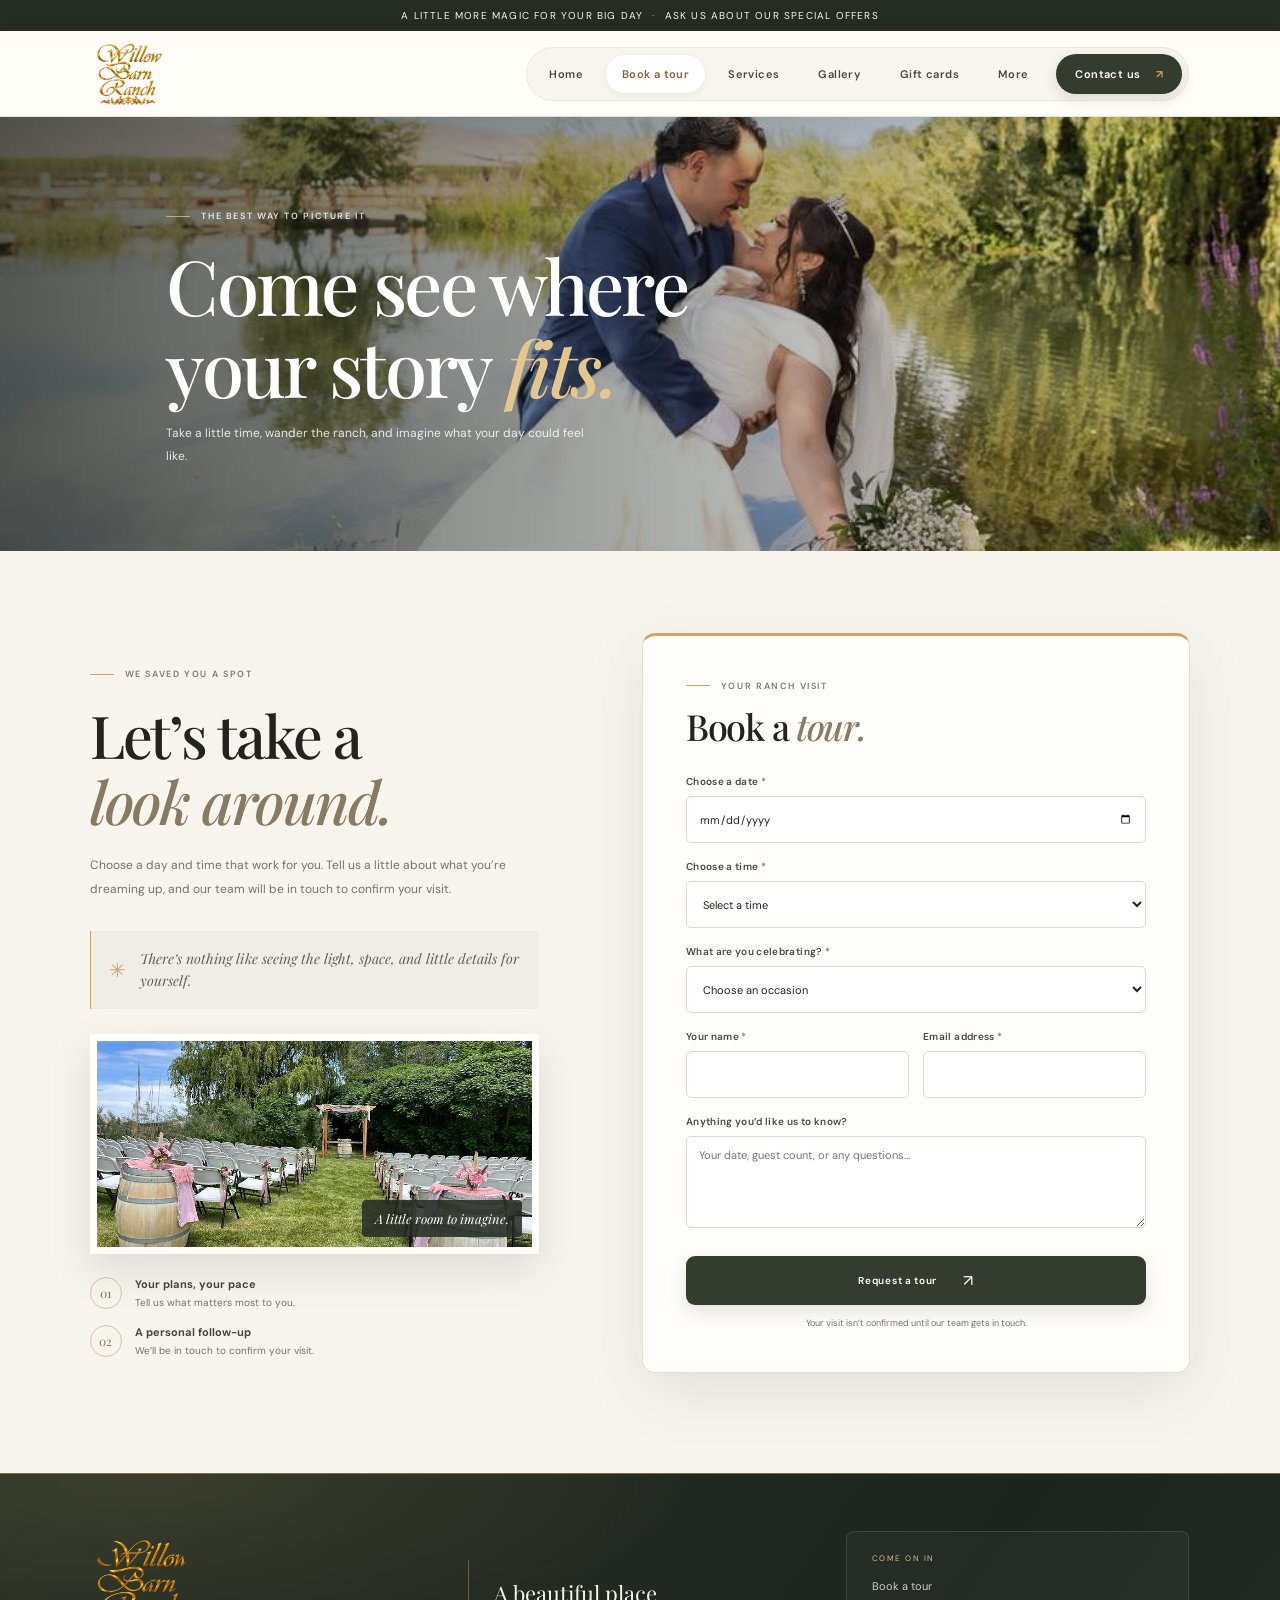
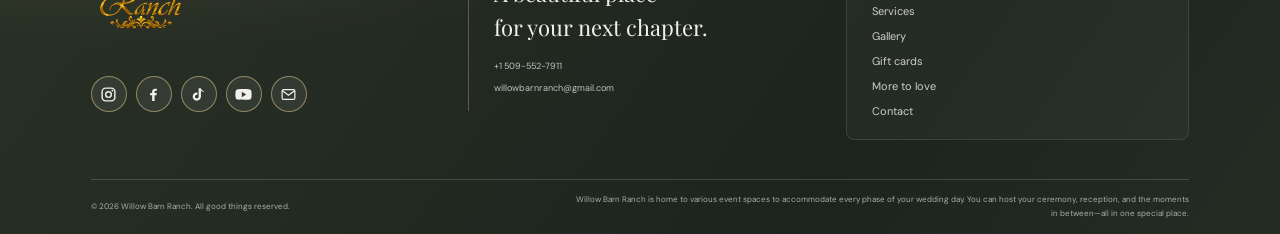
<file: book-tour.html>
<!doctype html>
<html lang="en">
<head>
  <meta charset="utf-8"><meta name="viewport" content="width=device-width, initial-scale=1"><meta name="theme-color" content="#f8f5ef"><link rel="icon" type="image/png" href="assets/images/logo.png">
  <title>Book a Tour | Willow Barn Ranch</title>
  <link rel="preconnect" href="https://fonts.googleapis.com"><link rel="preconnect" href="https://fonts.gstatic.com" crossorigin>
  <link href="https://fonts.googleapis.com/css2?family=DM+Sans:wght@400;500;600;700&family=Playfair+Display:ital,wght@0,500;0,600;0,700;1,500;1,600&display=swap" rel="stylesheet"><link rel="stylesheet" href="assets/css/site.css"><script src="assets/js/site.js" defer></script>
</head>
<body>
  <div class="announcement">A little more magic for your big day <span>·</span> Ask us about our special offers</div>
  <header class="site-header"><a class="brand" href="index.html" aria-label="Willow Barn Ranch home"><img src="assets/images/logo.png" alt="Willow Barn Ranch"></a><button class="menu-toggle" aria-expanded="false" aria-label="Open navigation"><span></span><span></span></button><nav class="main-nav" aria-label="Main navigation"><a href="index.html">Home</a><a class="active" href="book-tour.html">Book a tour</a><a href="services.html">Services</a><a href="gallery.html">Gallery</a><a href="gift-cards.html">Gift cards</a><a href="more.html">More</a><a class="nav-contact" href="contact.html">Contact us <span>↗</span></a></nav></header>
  <main>
    <section class="page-hero tour-hero"><img class="hero-image" src="assets/images/17954531669986700.jpg" alt="Newlyweds sharing a moment beside the pond"><div class="hero-shade"></div><div class="page-hero-content"><p class="eyebrow eyebrow-light"><span class="eyebrow-line"></span> The best way to picture it</p><h1>Come see where<br>your story <em>fits.</em></h1><p>Take a little time, wander the ranch, and imagine what your day could feel like.</p></div></section>
    <section class="booking-layout section-wrap">
      <div class="booking-intro"><p class="eyebrow"><span class="eyebrow-line"></span> We saved you a spot</p><h2>Let’s take a<br><em>look around.</em></h2><p class="body-copy">Choose a day and time that work for you. Tell us a little about what you’re dreaming up, and our team will be in touch to confirm your visit.</p><div class="booking-aside"><span>✳</span><p>There’s nothing like seeing the light, space, and little details for yourself.</p></div><figure class="booking-photo"><img src="assets/images/447895945_329748016891321_8377405403131805229_n.jpg" alt="Outdoor ceremony space at Willow Barn Ranch"><figcaption>A little room to imagine.</figcaption></figure><div class="booking-promise"><span>01</span><p><strong>Your plans, your pace</strong><br>Tell us what matters most to you.</p><span>02</span><p><strong>A personal follow-up</strong><br>We’ll be in touch to confirm your visit.</p></div></div>
      <form class="form-card" data-local-form>
        <p class="eyebrow"><span class="eyebrow-line"></span> Your ranch visit</p><h2>Book a <em>tour.</em></h2>
        <label class="field-label" for="tour-date">Choose a date <span>*</span></label><input id="tour-date" name="date" type="date" required>
        <label class="field-label" for="tour-time">Choose a time <span>*</span></label><select id="tour-time" name="time" required><option value="">Select a time</option><option>10:00 AM</option><option>11:30 AM</option><option>1:00 PM</option><option>2:30 PM</option><option>4:00 PM</option></select>
        <label class="field-label" for="tour-service">What are you celebrating? <span>*</span></label><select id="tour-service" name="service" required><option value="">Choose an occasion</option><option>Wedding</option><option>Quinceañera</option><option>Other celebration</option><option>Just exploring</option></select>
        <div class="form-two"><div><label class="field-label" for="tour-name">Your name <span>*</span></label><input id="tour-name" name="name" autocomplete="name" required></div><div><label class="field-label" for="tour-email">Email address <span>*</span></label><input id="tour-email" name="email" type="email" autocomplete="email" required></div></div>
        <label class="field-label" for="tour-notes">Anything you’d like us to know?</label><textarea id="tour-notes" name="notes" rows="3" placeholder="Your date, guest count, or any questions…"></textarea>
        <button class="button button-dark form-submit" type="submit">Request a tour <span>↗</span></button><p class="form-note">Your visit isn’t confirmed until our team gets in touch.</p><p class="form-status" role="status" aria-live="polite"></p>
      </form>
    </section>
  </main>
  <footer class="site-footer"><div class="footer-main"><a class="footer-brand" href="index.html"><img src="assets/images/logo.png" alt="Willow Barn Ranch"></a><p class="footer-tagline">A beautiful place<br>for your next chapter.<span class="footer-phone"><a href="tel:+15095527911">+1 509-552-7911</a><a href="mailto:willowbarnranch@gmail.com">willowbarnranch@gmail.com</a></span></p><div class="footer-nav"><span>COME ON IN</span><a href="book-tour.html">Book a tour</a><a href="services.html">Services</a><a href="gallery.html">Gallery</a><a href="gift-cards.html">Gift cards</a><a href="more.html">More to love</a><a href="contact.html">Contact</a></div><div class="footer-social"><div><a href="https://www.instagram.com/willowbarnranch.venue" target="_blank" rel="noopener noreferrer" aria-label="Instagram"><svg viewBox="0 0 24 24" aria-hidden="true"><rect x="3" y="3" width="18" height="18" rx="5" fill="none" stroke="currentColor" stroke-width="2"></rect><circle cx="12" cy="12" r="4" fill="none" stroke="currentColor" stroke-width="2"></circle><circle cx="17.5" cy="6.5" r="1.25"></circle></svg></a><a href="https://www.facebook.com/profile.php?id=100095683745012" target="_blank" rel="noopener noreferrer" aria-label="Facebook"><svg viewBox="0 0 24 24" aria-hidden="true"><path d="M13.5 21v-8h2.7l.4-3h-3.1V8.1c0-.9.3-1.5 1.6-1.5h1.7V3.9c-.3 0-1.3-.1-2.5-.1-2.5 0-4.2 1.5-4.2 4.3V10H7.3v3h2.8v8h3.4z"></path></svg></a><a href="https://www.tiktok.com/@willowbarnranch" target="_blank" rel="noopener noreferrer" aria-label="TikTok"><svg viewBox="0 0 24 24" aria-hidden="true"><path d="M19.6 8.2a7.1 7.1 0 0 1-4.2-1.4v8.1a5.8 5.8 0 1 1-5-5.7v3.2a2.6 2.6 0 1 0 1.8 2.5V3h3.2c.2 2 1.8 3.7 4.2 3.9v1.3z"></path></svg></a><a href="https://www.youtube.com/channel/UCsjjhFO4lMtHJTF4DmHb2yQ" target="_blank" rel="noopener noreferrer" aria-label="YouTube"><svg viewBox="0 0 24 24" aria-hidden="true"><path d="M23 7.1a3 3 0 0 0-2.1-2.2C19 4.4 12 4.4 12 4.4s-7 0-8.9.5A3 3 0 0 0 1 7.1a31 31 0 0 0-.5 4.9A31 31 0 0 0 1 17a3 3 0 0 0 2.1 2.2c1.9.5 8.9.5 8.9.5s7 0 8.9-.5A3 3 0 0 0 23 17a31 31 0 0 0 .5-5 31 31 0 0 0-.5-4.9zM9.6 15.8V8.2l6.3 3.8-6.3 3.8z"></path></svg></a><a href="mailto:willowbarnranch@gmail.com" aria-label="Email Willow Barn Ranch"><svg viewBox="0 0 24 24" aria-hidden="true"><rect x="3" y="5" width="18" height="14" rx="2" fill="none" stroke="currentColor" stroke-width="1.7"></rect><path d="m4 7 8 6 8-6" fill="none" stroke="currentColor" stroke-width="1.7" stroke-linecap="round" stroke-linejoin="round"></path></svg></a></div></div></div><div class="footer-bottom"><span>© <span data-year></span> Willow Barn Ranch. All good things reserved.</span><span>Willow Barn Ranch is home to various event spaces to accommodate every phase of your wedding day. You can host your ceremony, reception, and the moments in between—all in one special place.</span></div></footer>
</body>
</html>
</file>
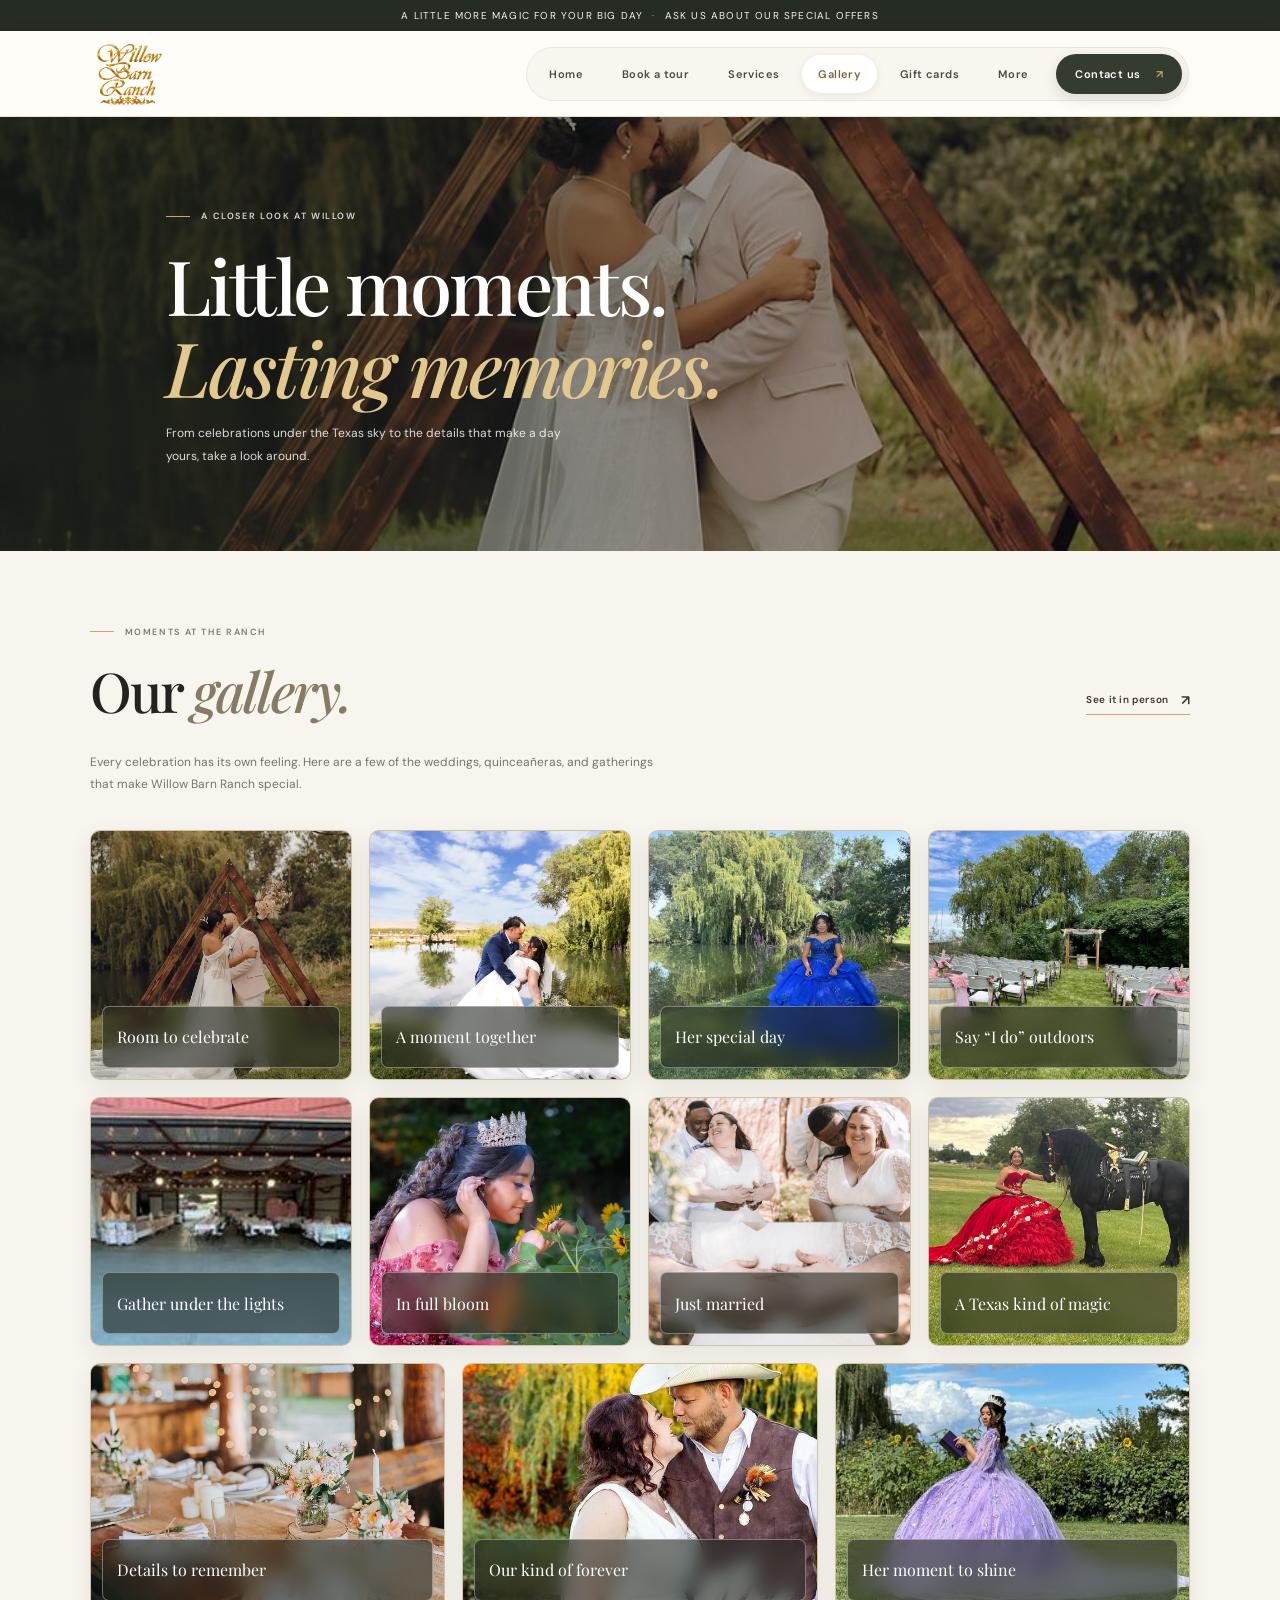
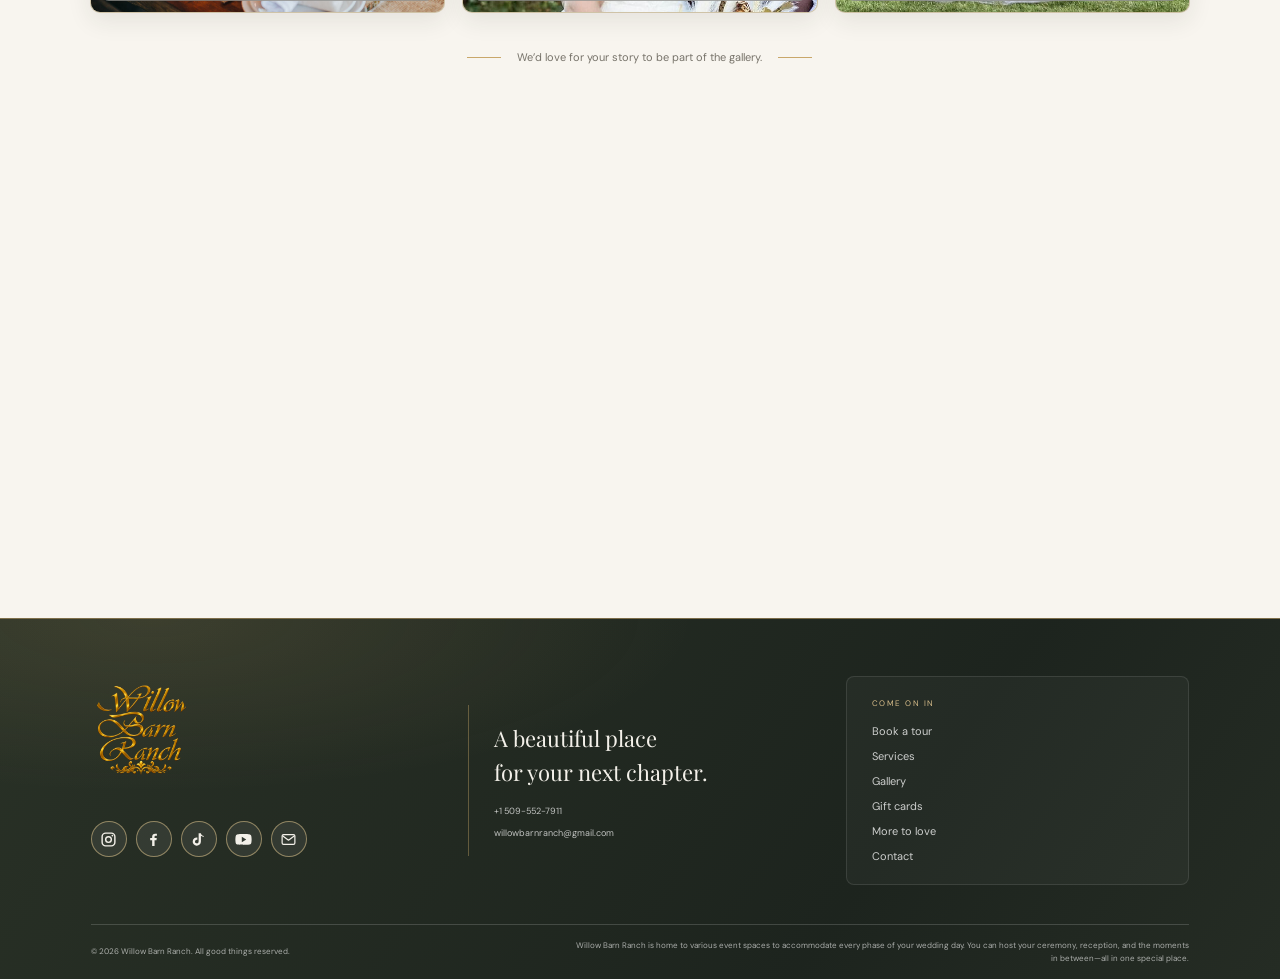
<file: gallery.html>
<!doctype html>
<html lang="en">
<head>
  <meta charset="utf-8"><meta name="viewport" content="width=device-width, initial-scale=1"><meta name="theme-color" content="#f8f5ef"><link rel="icon" type="image/png" href="assets/images/logo.png">
  <meta name="description" content="Explore weddings, quinceañeras, and special moments at Willow Barn Ranch in the Texas Hill Country.">
  <title>Gallery | Willow Barn Ranch</title>
  <link rel="preconnect" href="https://fonts.googleapis.com"><link rel="preconnect" href="https://fonts.gstatic.com" crossorigin>
  <link href="https://fonts.googleapis.com/css2?family=DM+Sans:wght@400;500;600;700&family=Playfair+Display:ital,wght@0,500;0,600;0,700;1,500;1,600&display=swap" rel="stylesheet">
  <link rel="stylesheet" href="assets/css/site.css"><script src="assets/js/site.js" defer></script>
</head>
<body>
  <div class="announcement">A little more magic for your big day <span>·</span> Ask us about our special offers</div>
  <header class="site-header">
    <a class="brand" href="index.html" aria-label="Willow Barn Ranch home"><img src="assets/images/logo.png" alt="Willow Barn Ranch"></a>
    <button class="menu-toggle" aria-expanded="false" aria-label="Open navigation"><span></span><span></span></button>
    <nav class="main-nav" aria-label="Main navigation">
      <a href="index.html">Home</a><a href="book-tour.html">Book a tour</a><a href="services.html">Services</a><a class="active" href="gallery.html">Gallery</a><a href="gift-cards.html">Gift cards</a><a href="more.html">More</a><a class="nav-contact" href="contact.html">Contact us <span>↗</span></a>
    </nav>
  </header>
  <main>
    <section class="page-hero gallery-hero">
      <img class="hero-image" src="assets/images/700fc9_fa8ef0f8cb124e27a346b401a49a1d5e~mv2.jpg" alt="Willow Barn Ranch beneath a bright Texas sky">
      <div class="hero-shade"></div>
      <div class="page-hero-content"><p class="eyebrow eyebrow-light"><span class="eyebrow-line"></span> A closer look at Willow</p><h1>Little moments.<br><em>Lasting memories.</em></h1><p>From celebrations under the Texas sky to the details that make a day yours, take a look around.</p></div>
    </section>
    <section class="gallery-page section-wrap">
      <div class="section-heading"><div><p class="eyebrow"><span class="eyebrow-line"></span> Moments at the ranch</p><h2>Our <em>gallery.</em></h2></div><a class="text-link" href="book-tour.html">See it in person <span>↗</span></a></div>
      <p class="gallery-page-intro">Every celebration has its own feeling. Here are a few of the weddings, quinceañeras, and gatherings that make Willow Barn Ranch special.</p>
      <div class="gallery-page-grid">
        <figure class="gallery-page-item"><img src="assets/images/700fc9_fa8ef0f8cb124e27a346b401a49a1d5e~mv2.jpg" alt="The ranch grounds and open Texas sky" loading="lazy"><figcaption>Room to celebrate</figcaption></figure>
        <figure class="gallery-page-item"><img src="assets/images/17954531669986700.jpg" alt="Newlyweds sharing a kiss beside the pond" loading="lazy"><figcaption>A moment together</figcaption></figure>
        <figure class="gallery-page-item"><img src="assets/images/18283554328271680.jpg" alt="Quinceañera in a blue gown by the willow-lined pond" loading="lazy"><figcaption>Her special day</figcaption></figure>
        <figure class="gallery-page-item"><img src="assets/images/447895945_329748016891321_8377405403131805229_n.jpg" alt="Outdoor ceremony chairs and floral arrangements" loading="lazy"><figcaption>Say “I do” outdoors</figcaption></figure>
        <figure class="gallery-page-item"><img src="assets/images/448734991_342176828981773_7401173126442945210_n.jpg" alt="The barn set up for an evening celebration" loading="lazy"><figcaption>Gather under the lights</figcaption></figure>
        <figure class="gallery-page-item"><img src="assets/images/467455955_469453642920757_4937956066915964814_n.jpg" alt="Quinceañera in a pink gown among the flowers" loading="lazy"><figcaption>In full bloom</figcaption></figure>
        <figure class="gallery-page-item"><img src="assets/images/496943240_634446513088135_3843195288752843582_n.jpg" alt="Newlyweds sharing a joyful embrace" loading="lazy"><figcaption>Just married</figcaption></figure>
        <figure class="gallery-page-item"><img src="assets/images/516863616_693297593869693_4272698974388858358_n.jpg" alt="Quinceañera in a red gown beside a black horse" loading="lazy"><figcaption>A Texas kind of magic</figcaption></figure>
        <figure class="gallery-page-item"><img src="assets/images/5d607dbeb3df495bb73d914e983cfda7.jpg" alt="A warmly decorated reception table with flowers and candles" loading="lazy"><figcaption>Details to remember</figcaption></figure>
        <figure class="gallery-page-item"><img src="assets/images/700fc9_813f0d175b4547efabea3db413800808~mv2.jpg" alt="Newlyweds beneath a wooden ceremony arch" loading="lazy"><figcaption>Our kind of forever</figcaption></figure>
        <figure class="gallery-page-item"><img src="assets/images/700fc9_f08603d7310b4ff695c9f16cb84e4649~mv2.jpg" alt="Quinceañera in a lavender gown in the ranch garden" loading="lazy"><figcaption>Her moment to shine</figcaption></figure>
      </div>
      <p class="gallery-page-end">We’d love for your story to be part of the gallery.</p>
    </section>
    <section class="final-cta"><div class="final-cta-inner"><p class="eyebrow"><span class="eyebrow-line"></span> Ready to picture your day?</p><h2>Come see Willow <em>for yourself.</em></h2><p>Take a tour of the ranch and imagine what your celebration could look like here.</p><a class="button button-dark" href="book-tour.html">Book a tour <span>↗</span></a><span class="cta-spark" aria-hidden="true">✳</span></div></section>
  </main>
  <footer class="site-footer">
    <div class="footer-main">
      <a class="footer-brand" href="index.html"><img src="assets/images/logo.png" alt="Willow Barn Ranch"></a>
      <p class="footer-tagline">A beautiful place<br>for your next chapter.<span class="footer-phone"><a href="tel:+15095527911">+1 509-552-7911</a><a href="mailto:willowbarnranch@gmail.com">willowbarnranch@gmail.com</a></span></p>
      <div class="footer-nav"><span>COME ON IN</span><a href="book-tour.html">Book a tour</a><a href="services.html">Services</a><a href="gallery.html">Gallery</a><a href="gift-cards.html">Gift cards</a><a href="more.html">More to love</a><a href="contact.html">Contact</a></div>
      <div class="footer-social"><div>
        <a href="https://www.instagram.com/willowbarnranch.venue" target="_blank" rel="noopener noreferrer" aria-label="Instagram"><svg viewBox="0 0 24 24" aria-hidden="true"><rect x="3" y="3" width="18" height="18" rx="5" fill="none" stroke="currentColor" stroke-width="2"></rect><circle cx="12" cy="12" r="4" fill="none" stroke="currentColor" stroke-width="2"></circle><circle cx="17.5" cy="6.5" r="1.25"></circle></svg></a>
        <a href="https://www.facebook.com/profile.php?id=100095683745012" target="_blank" rel="noopener noreferrer" aria-label="Facebook"><svg viewBox="0 0 24 24" aria-hidden="true"><path d="M13.5 21v-8h2.7l.4-3h-3.1V8.1c0-.9.3-1.5 1.6-1.5h1.7V3.9c-.3 0-1.3-.1-2.5-.1-2.5 0-4.2 1.5-4.2 4.3V10H7.3v3h2.8v8h3.4z"></path></svg></a>
        <a href="https://www.tiktok.com/@willowbarnranch" target="_blank" rel="noopener noreferrer" aria-label="TikTok"><svg viewBox="0 0 24 24" aria-hidden="true"><path d="M19.6 8.2a7.1 7.1 0 0 1-4.2-1.4v8.1a5.8 5.8 0 1 1-5-5.7v3.2a2.6 2.6 0 1 0 1.8 2.5V3h3.2c.2 2 1.8 3.7 4.2 3.9v1.3z"></path></svg></a>
        <a href="https://www.youtube.com/channel/UCsjjhFO4lMtHJTF4DmHb2yQ" target="_blank" rel="noopener noreferrer" aria-label="YouTube"><svg viewBox="0 0 24 24" aria-hidden="true"><path d="M23 7.1a3 3 0 0 0-2.1-2.2C19 4.4 12 4.4 12 4.4s-7 0-8.9.5A3 3 0 0 0 1 7.1a31 31 0 0 0-.5 4.9A31 31 0 0 0 1 17a3 3 0 0 0 2.1 2.2c1.9.5 8.9.5 8.9.5s7 0 8.9-.5A3 3 0 0 0 23 17a31 31 0 0 0 .5-5 31 31 0 0 0-.5-4.9zM9.6 15.8V8.2l6.3 3.8-6.3 3.8z"></path></svg></a><a href="mailto:willowbarnranch@gmail.com" aria-label="Email Willow Barn Ranch"><svg viewBox="0 0 24 24" aria-hidden="true"><rect x="3" y="5" width="18" height="14" rx="2" fill="none" stroke="currentColor" stroke-width="1.7"></rect><path d="m4 7 8 6 8-6" fill="none" stroke="currentColor" stroke-width="1.7" stroke-linecap="round" stroke-linejoin="round"></path></svg></a>
      </div></div>
    </div>
    <div class="footer-bottom"><span>© <span data-year></span> Willow Barn Ranch. All good things reserved.</span><span>Willow Barn Ranch is home to various event spaces to accommodate every phase of your wedding day. You can host your ceremony, reception, and the moments in between—all in one special place.</span></div>
  </footer>
</body>
</html>
</file>
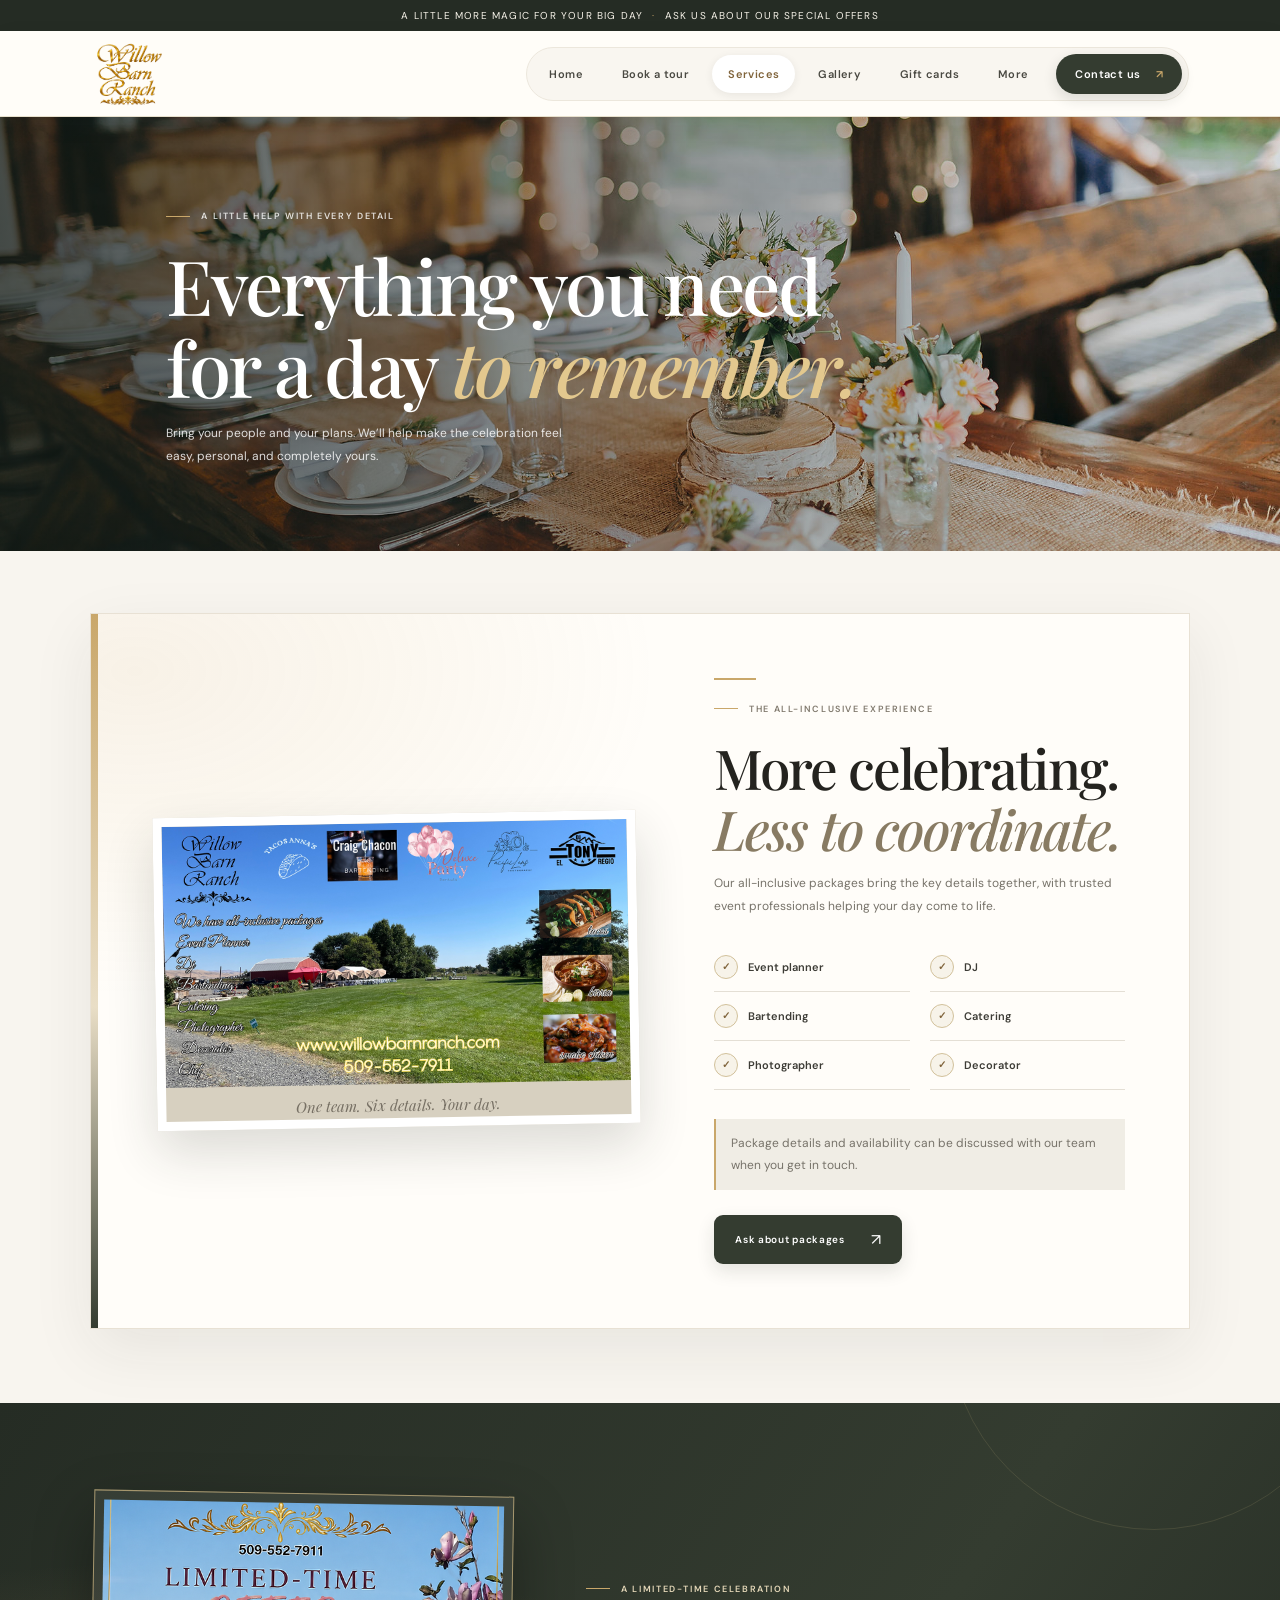
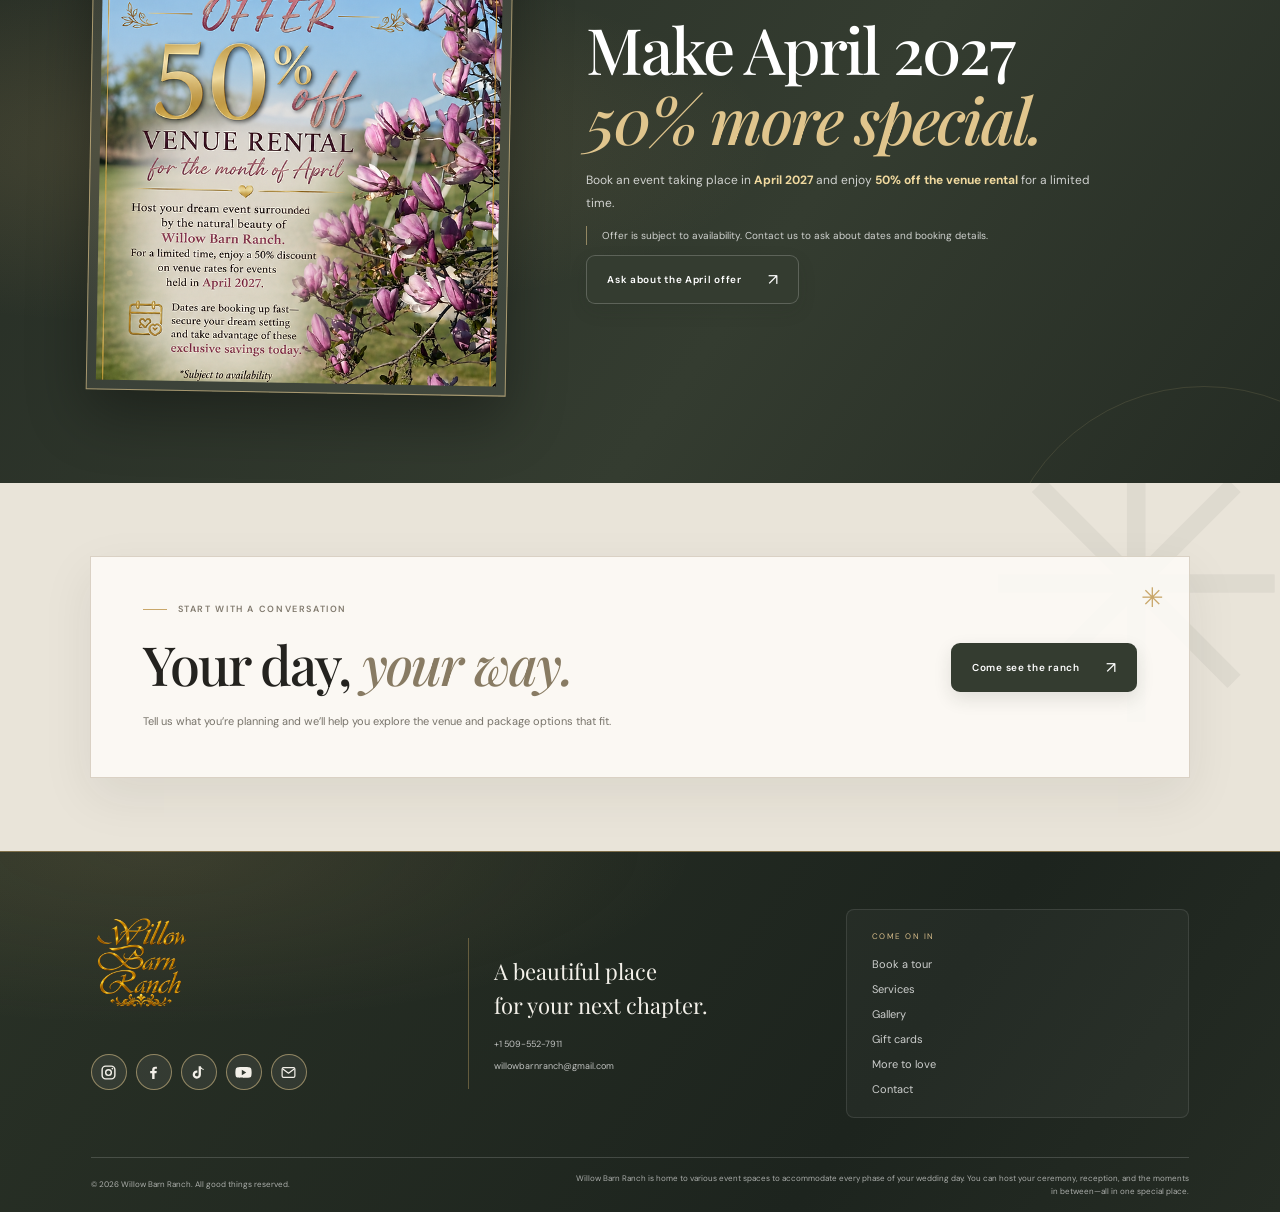
<file: services.html>
<!doctype html>
<html lang="en">
<head>
  <meta charset="utf-8"><meta name="viewport" content="width=device-width, initial-scale=1"><meta name="theme-color" content="#f8f5ef"><link rel="icon" type="image/png" href="assets/images/logo.png">
  <meta name="description" content="Explore all-inclusive event packages and limited-time April 2027 venue savings at Willow Barn Ranch.">
  <title>Services | Willow Barn Ranch</title>
  <link rel="preconnect" href="https://fonts.googleapis.com"><link rel="preconnect" href="https://fonts.gstatic.com" crossorigin>
  <link href="https://fonts.googleapis.com/css2?family=DM+Sans:wght@400;500;600;700&family=Playfair+Display:ital,wght@0,500;0,600;0,700;1,500;1,600&display=swap" rel="stylesheet">
  <link rel="stylesheet" href="assets/css/site.css"><script src="assets/js/site.js" defer></script>
</head>
<body>
  <div class="announcement">A little more magic for your big day <span>·</span> Ask us about our special offers</div>
  <header class="site-header">
    <a class="brand" href="index.html" aria-label="Willow Barn Ranch home"><img src="assets/images/logo.png" alt="Willow Barn Ranch"></a>
    <button class="menu-toggle" aria-expanded="false" aria-label="Open navigation"><span></span><span></span></button>
    <nav class="main-nav" aria-label="Main navigation">
      <a href="index.html">Home</a><a href="book-tour.html">Book a tour</a><a class="active" href="services.html">Services</a><a href="gallery.html">Gallery</a><a href="gift-cards.html">Gift cards</a><a href="more.html">More</a><a class="nav-contact" href="contact.html">Contact us <span>↗</span></a>
    </nav>
  </header>
  <main>
    <section class="page-hero services-hero">
      <img class="hero-image" src="assets/images/5d607dbeb3df495bb73d914e983cfda7.jpg" alt="An elegant reception table with warm details at Willow Barn Ranch">
      <div class="hero-shade"></div>
      <div class="page-hero-content"><p class="eyebrow eyebrow-light"><span class="eyebrow-line"></span> A little help with every detail</p><h1>Everything you need<br>for a day <em>to remember.</em></h1><p>Bring your people and your plans. We’ll help make the celebration feel easy, personal, and completely yours.</p></div>
    </section>

    <section class="services-feature section-wrap">
      <figure class="services-feature-image"><img src="assets/images/services.png" alt="Willow Barn Ranch all-inclusive event packages with planner, DJ, bartending, catering, photography, and decorating services"><figcaption>One team. Six details. Your day.</figcaption></figure>
      <div class="services-feature-copy">
        <p class="eyebrow"><span class="eyebrow-line"></span> The all-inclusive experience</p>
        <h2>More celebrating.<br><em>Less to coordinate.</em></h2>
        <p>Our all-inclusive packages bring the key details together, with trusted event professionals helping your day come to life.</p>
        <ul class="service-list">
          <li>Event planner</li>
          <li>DJ</li>
          <li>Bartending</li>
          <li>Catering</li>
          <li>Photographer</li>
          <li>Decorator</li>
        </ul>
        <p class="services-note">Package details and availability can be discussed with our team when you get in touch.</p>
        <a class="button button-dark" href="contact.html">Ask about packages <span>↗</span></a>
      </div>
    </section>

    <section class="april-offer">
      <figure class="april-offer-image"><img src="assets/images/servicesbonus.png" alt="Limited-time offer: 50% off venue rental for events held in April 2027, subject to availability"></figure>
      <div class="april-offer-copy">
        <p class="eyebrow"><span class="eyebrow-line"></span> A limited-time celebration</p>
        <h2>Make April 2027<br><em>50% more special.</em></h2>
        <p>Book an event taking place in <strong>April 2027</strong> and enjoy <strong>50% off the venue rental</strong> for a limited time.</p>
        <p>Offer is subject to availability. Contact us to ask about dates and booking details.</p>
        <a class="button button-dark" href="contact.html">Ask about the April offer <span>↗</span></a>
      </div>
    </section>

    <section class="services-close">
      <div class="services-close-inner">
        <div class="services-close-copy"><p class="eyebrow"><span class="eyebrow-line"></span> Start with a conversation</p><h2>Your day, <em>your way.</em></h2><p>Tell us what you’re planning and we’ll help you explore the venue and package options that fit.</p></div>
        <a class="button button-dark" href="book-tour.html">Come see the ranch <span>↗</span></a><span class="services-close-spark" aria-hidden="true">✳</span>
      </div>
    </section>
  </main>
  <footer class="site-footer">
    <div class="footer-main">
      <a class="footer-brand" href="index.html"><img src="assets/images/logo.png" alt="Willow Barn Ranch"></a>
      <p class="footer-tagline">A beautiful place<br>for your next chapter.<span class="footer-phone"><a href="tel:+15095527911">+1 509-552-7911</a><a href="mailto:willowbarnranch@gmail.com">willowbarnranch@gmail.com</a></span></p>
      <div class="footer-nav"><span>COME ON IN</span><a href="book-tour.html">Book a tour</a><a href="services.html">Services</a><a href="gallery.html">Gallery</a><a href="gift-cards.html">Gift cards</a><a href="more.html">More to love</a><a href="contact.html">Contact</a></div>
      <div class="footer-social"><div>
        <a href="https://www.instagram.com/willowbarnranch.venue" target="_blank" rel="noopener noreferrer" aria-label="Instagram"><svg viewBox="0 0 24 24" aria-hidden="true"><rect x="3" y="3" width="18" height="18" rx="5" fill="none" stroke="currentColor" stroke-width="2"></rect><circle cx="12" cy="12" r="4" fill="none" stroke="currentColor" stroke-width="2"></circle><circle cx="17.5" cy="6.5" r="1.25"></circle></svg></a>
        <a href="https://www.facebook.com/profile.php?id=100095683745012" target="_blank" rel="noopener noreferrer" aria-label="Facebook"><svg viewBox="0 0 24 24" aria-hidden="true"><path d="M13.5 21v-8h2.7l.4-3h-3.1V8.1c0-.9.3-1.5 1.6-1.5h1.7V3.9c-.3 0-1.3-.1-2.5-.1-2.5 0-4.2 1.5-4.2 4.3V10H7.3v3h2.8v8h3.4z"></path></svg></a>
        <a href="https://www.tiktok.com/@willowbarnranch" target="_blank" rel="noopener noreferrer" aria-label="TikTok"><svg viewBox="0 0 24 24" aria-hidden="true"><path d="M19.6 8.2a7.1 7.1 0 0 1-4.2-1.4v8.1a5.8 5.8 0 1 1-5-5.7v3.2a2.6 2.6 0 1 0 1.8 2.5V3h3.2c.2 2 1.8 3.7 4.2 3.9v1.3z"></path></svg></a>
        <a href="https://www.youtube.com/channel/UCsjjhFO4lMtHJTF4DmHb2yQ" target="_blank" rel="noopener noreferrer" aria-label="YouTube"><svg viewBox="0 0 24 24" aria-hidden="true"><path d="M23 7.1a3 3 0 0 0-2.1-2.2C19 4.4 12 4.4 12 4.4s-7 0-8.9.5A3 3 0 0 0 1 7.1a31 31 0 0 0-.5 4.9A31 31 0 0 0 1 17a3 3 0 0 0 2.1 2.2c1.9.5 8.9.5 8.9.5s7 0 8.9-.5A3 3 0 0 0 23 17a31 31 0 0 0 .5-5 31 31 0 0 0-.5-4.9zM9.6 15.8V8.2l6.3 3.8-6.3 3.8z"></path></svg></a><a href="mailto:willowbarnranch@gmail.com" aria-label="Email Willow Barn Ranch"><svg viewBox="0 0 24 24" aria-hidden="true"><rect x="3" y="5" width="18" height="14" rx="2" fill="none" stroke="currentColor" stroke-width="1.7"></rect><path d="m4 7 8 6 8-6" fill="none" stroke="currentColor" stroke-width="1.7" stroke-linecap="round" stroke-linejoin="round"></path></svg></a>
      </div></div>
    </div>
    <div class="footer-bottom"><span>© <span data-year></span> Willow Barn Ranch. All good things reserved.</span><span>Willow Barn Ranch is home to various event spaces to accommodate every phase of your wedding day. You can host your ceremony, reception, and the moments in between—all in one special place.</span></div>
  </footer>
</body>
</html>
</file>
<file: assets/css/site.css>
:root {
  --cream: #f8f5ef;
  --paper: #fffdf9;
  --ink: #24231f;
  --muted: #77736a;
  --green: #343c30;
  --green-deep: #252c24;
  --gold: #c9a76a;
  --lavender: #8d78a7;
  --line: #e4dfd5;
  --serif: "Playfair Display", Georgia, serif;
  --sans: "DM Sans", Arial, sans-serif;
  --surface-shadow: 0 16px 40px rgba(37,44,36,.09);
}

* { box-sizing: border-box; }
html { scroll-behavior: smooth; scroll-padding-top: 92px; }
body { margin: 0; background: var(--cream); color: var(--ink); font-family: var(--sans); font-size: 15px; -webkit-font-smoothing: antialiased; }
@view-transition { navigation: auto; }
::view-transition-old(root) { animation: none; }
::view-transition-new(root) { animation: page-crossfade-in .34s cubic-bezier(.22,.7,.2,1) both; }
@keyframes page-crossfade-in {
  from { opacity: 0; transform: translateY(6px); }
  to { opacity: 1; transform: translateY(0); }
}
.motion-enabled .motion-reveal { opacity: 0; transform: translateY(20px); transition: opacity .65s ease, transform .65s cubic-bezier(.2,.7,.2,1); }
.motion-enabled .motion-reveal.is-visible { opacity: 1; transform: translateY(0); }
::selection { background: #d7c49f; color: var(--green-deep); }
img { display: block; max-width: 100%; }
a { color: inherit; text-decoration: none; }
button, input, select, textarea { font: inherit; }
button, a { -webkit-tap-highlight-color: transparent; }
button:focus-visible, a:focus-visible, input:focus-visible, select:focus-visible, textarea:focus-visible { outline: 2px solid var(--gold); outline-offset: 3px; }
.announcement { min-height: 31px; display: flex; justify-content: center; align-items: center; gap: 9px; background: var(--green-deep); color: #f7f3e9; font-size: 10px; letter-spacing: .12em; text-transform: uppercase; }
.announcement span { color: var(--gold); }
.site-header { position: sticky; top: 0; height: 86px; padding: 0 7.1%; display: flex; align-items: center; justify-content: space-between; background: rgba(255,253,249,.93); border-bottom: 1px solid rgba(201,185,145,.42); box-shadow: 0 8px 24px rgba(37,44,36,.055); backdrop-filter: blur(16px); -webkit-backdrop-filter: blur(16px); z-index: 20; }
.brand { width: 74px; height: 72px; display: grid; place-items: center; overflow: hidden; }
.brand img { width: 68px; height: 68px; object-fit: contain; transition: transform .3s ease; }
.brand:hover img { transform: scale(1.05); }
.main-nav { display: flex; align-items: center; gap: 7px; padding: 6px; border: 1px solid #ece7dc; border-radius: 40px; background: rgba(248,245,239,.86); }
.main-nav a { padding: 12px 16px; border-radius: 28px; color: #4a4942; font-size: 11px; font-weight: 600; letter-spacing: .035em; transition: color .2s, background .2s, box-shadow .2s, transform .2s; }
.main-nav a:hover { background: white; color: #80643b; }
.main-nav a.active:not(.nav-contact) { background: white; color: #80643b; box-shadow: 0 2px 8px rgba(37,44,36,.08); }
.main-nav .nav-contact { margin-left: 5px; border-radius: 28px; background: var(--green); color: white; padding: 13px 19px; box-shadow: 0 5px 14px rgba(37,44,36,.14); }
.main-nav .nav-contact:hover { background: var(--green-deep); color: white; }
.nav-contact span { margin-left: 12px; color: var(--gold); }
.menu-toggle { display: none; border-radius: 8px; }
.hero, .page-hero { position: relative; min-height: 630px; overflow: hidden; color: white; background: #41473b; }
.hero-image { position: absolute; inset: 0; width: 100%; height: 100%; object-fit: cover; transition: opacity .7s ease; }
.hero-image.is-slideshow-hidden { opacity: 0; }
.hero > .hero-image { object-position: center 54%; }
.hero-shade { position: absolute; inset: 0; background: linear-gradient(90deg, rgba(21,27,22,.73) 0%, rgba(28,32,25,.5) 40%, rgba(25,27,21,.08) 100%), linear-gradient(0deg, rgba(24,28,21,.3), transparent 35%); }
.hero-content { position: relative; z-index: 1; width: min(1200px, 86%); margin: 0 auto; padding: 144px 0 140px 6%; }
.eyebrow { display: flex; align-items: center; gap: 11px; margin: 0 0 21px; color: #817a6e; font-size: 9px; font-weight: 600; letter-spacing: .18em; line-height: 1.6; text-transform: uppercase; }
.eyebrow-line { display: inline-block; width: 24px; height: 1px; background: var(--gold); }
.eyebrow-light { color: rgba(255,255,255,.82); }
h1, h2, p { margin-top: 0; }
h1, h2 { font-family: var(--serif); font-weight: 500; letter-spacing: -.035em; }
h1 em, h2 em { font-weight: 500; }
.hero h1 { margin: 0; font-size: clamp(56px, 7.4vw, 96px); line-height: 1.03; }
.hero h1 em, .page-hero h1 em { color: #e3c88e; }
.hero-description { max-width: 405px; margin: 22px 0 28px; color: rgba(255,255,255,.87); font-size: 14px; line-height: 1.9; }
.hero-actions { display: flex; align-items: center; gap: 29px; }
.button { min-height: 49px; display: inline-flex; align-items: center; justify-content: center; gap: 26px; padding: 0 20px; border: 1px solid transparent; border-radius: 9px; font-size: 10px; font-weight: 600; letter-spacing: .07em; box-shadow: 0 7px 18px rgba(37,44,36,.12); transition: background .2s, color .2s, transform .2s, box-shadow .2s; cursor: pointer; }
.button:hover { transform: translateY(-2px); box-shadow: 0 11px 24px rgba(37,44,36,.18); }
.button:active { transform: translateY(0); box-shadow: 0 4px 10px rgba(37,44,36,.12); }
.button span { font-size: 16px; font-weight: 400; }
.button-gold { background: var(--gold); color: #24241e; }
.button-gold:hover { background: #d7bc88; }
.button-dark { background: var(--green); color: white; }
.button-dark:hover { background: var(--green-deep); }
.button-purple { background: var(--lavender); color: white; }
.button-purple:hover { background: #796491; }
.button-outline { border-color: rgba(255,255,255,.52); color: white; background: transparent; }
.button-outline:hover { background: white; color: var(--green); }
.text-link { display: inline-flex; align-items: center; gap: 12px; padding-bottom: 5px; border-bottom: 1px solid var(--gold); color: var(--green); font-size: 10px; font-weight: 600; letter-spacing: .06em; transition: color .2s, gap .2s; }
.text-link:hover { gap: 16px; color: #80643b; }
.text-link span { font-size: 14px; }
.light-link { border-color: rgba(255,255,255,.55); color: white; }
.hero-note { position: absolute; bottom: 47px; right: 7%; display: flex; align-items: center; gap: 13px; color: white; font-size: 8px; letter-spacing: .12em; line-height: 1.6; }
.note-rule { width: 38px; height: 1px; background: var(--gold); }
.hero-index { position: absolute; right: 7%; top: 50%; color: rgba(255,255,255,.76); font-size: 8px; letter-spacing: .2em; writing-mode: vertical-rl; }
.section-wrap { width: min(1200px, 86%); margin-inline: auto; }
.intro { min-height: 575px; display: grid; grid-template-columns: 1.05fr .95fr; align-items: center; gap: clamp(45px, 8vw, 110px); padding-block: 100px; }
.intro-copy h2, .section-heading h2, .offer-intro h2, .contact-copy h2, .booking-intro h2, .map-heading h2 { margin: 0 0 18px; font-size: clamp(39px, 4.3vw, 57px); line-height: 1.12; }
.intro-copy h2 em, .section-heading h2 em, .offer-intro h2 em, .contact-copy h2 em, .booking-intro h2 em, .map-heading h2 em, .form-card h2 em { color: #887b63; }
.body-copy { max-width: 460px; margin-bottom: 23px; color: var(--muted); font-size: 12px; line-height: 2; }
.photo-frame { position: relative; width: 100%; height: 340px; margin: 0; }
.photo-frame::after { position: absolute; z-index: 0; top: 14px; right: -14px; bottom: -14px; left: 14px; border: 1px solid #c9b991; content: ""; }
.photo-frame img { position: relative; z-index: 1; width: 100%; height: 100%; border-radius: 3px; object-fit: cover; box-shadow: var(--surface-shadow); }
.photo-frame figcaption { position: absolute; z-index: 2; right: 12px; bottom: 12px; padding: 10px 12px; background: rgba(37,44,36,.78); color: white; font-size: 8px; letter-spacing: .08em; }
.photo-frame figcaption span { padding-inline: 5px; color: var(--gold); }
.celebrations { padding-block: 77px 92px; border-top: 1px solid var(--line); }
.section-heading { display: flex; align-items: end; justify-content: space-between; gap: 36px; margin-bottom: 33px; }
.section-heading h2 { margin-bottom: 0; }
.section-heading > p { max-width: 250px; margin-bottom: 6px; color: var(--muted); font-size: 11px; line-height: 1.9; }
.section-heading > .text-link { margin-bottom: 7px; }
.service-grid { display: grid; grid-template-columns: repeat(3, 1fr); gap: 20px; }
.service-card { position: relative; height: 330px; overflow: hidden; border: 1px solid rgba(255,255,255,.24); border-radius: 10px; color: white; background: #505044; box-shadow: 0 12px 30px rgba(37,44,36,.12); }
.service-card::after { position: absolute; inset: 35% 0 0; background: linear-gradient(transparent, rgba(15,18,14,.7)); content: ""; }
.service-card img { width: 100%; height: 100%; object-fit: cover; transition: transform .7s cubic-bezier(.2,.7,.2,1); }
.service-card:hover img { transform: scale(1.05); }
.service-card:focus-visible { outline: 3px solid var(--gold); outline-offset: 4px; }
.service-number, .service-title { position: absolute; z-index: 1; left: 23px; }
.service-number { bottom: 71px; color: #e5d3aa; font-size: 8px; letter-spacing: .16em; }
.service-title { right: 22px; bottom: 25px; display: flex; justify-content: space-between; align-items: center; font-family: var(--serif); font-size: 27px; }
.service-title span { margin-left: 15px; color: var(--gold); font-family: var(--sans); font-size: 18px; }
.center-link { display: flex; justify-content: center; margin-top: 34px; }
.discount-band { overflow: hidden; background: radial-gradient(ellipse at 12% 50%, rgba(201,167,106,.14), transparent 30%), var(--green); color: white; }
.discount-inner { width: min(1200px, 86%); min-height: 255px; margin: auto; display: grid; grid-template-columns: 145px 1fr auto; align-items: center; gap: 38px; padding-block: 43px; }
.discount-badge { width: 132px; height: 132px; display: flex; flex-direction: column; align-items: center; justify-content: center; border: 1px solid rgba(224,197,141,.75); border-radius: 50%; outline: 1px solid rgba(224,197,141,.28); outline-offset: 7px; color: #e0c58d; }
.discount-badge span { font-family: var(--serif); font-size: 43px; line-height: 1; }
.discount-badge small { margin-top: 8px; color: rgba(255,255,255,.78); font-size: 8px; letter-spacing: .14em; text-transform: uppercase; }
.discount-copy { min-width: 0; }
.discount-inner .eyebrow { margin-bottom: 10px; }
.discount-inner h2 { margin: 0 0 10px; font-size: clamp(30px, 3vw, 39px); }
.discount-inner h2 em { color: #e0c58d; }
.discount-copy > p:last-child { max-width: 560px; margin-bottom: 0; color: rgba(255,255,255,.75); font-size: 11px; line-height: 1.8; }
.gallery-section { padding-block: 100px 108px; }
.gallery-intro { max-width: 465px; margin: 16px 0 0; color: var(--muted); font-size: 11px; line-height: 1.8; }
.home-gallery-grid { display: grid; grid-template-columns: 1.25fr 1fr 1fr 1fr; gap: 13px; height: 250px; }
.home-gallery-grid img { width: 100%; height: 100%; border: 1px solid rgba(255,255,255,.55); border-radius: 9px; object-fit: cover; box-shadow: 0 8px 24px rgba(37,44,36,.12); transition: transform .45s ease, box-shadow .45s ease; }
.home-gallery-grid img:hover { transform: translateY(-4px); box-shadow: 0 15px 32px rgba(37,44,36,.18); }
.gallery-page { padding-block: 74px 96px; }
.gallery-page-intro { max-width: 570px; margin: -4px 0 34px; color: var(--muted); font-size: 12px; line-height: 1.9; }
.gallery-page-grid { display: grid; grid-template-columns: repeat(12, minmax(0, 1fr)); grid-auto-rows: clamp(210px, 19.5vw, 270px); gap: 17px; align-items: stretch; }
.gallery-page-item { grid-column: span 3; position: relative; min-width: 0; min-height: 0; margin: 0; overflow: hidden; border: 1px solid rgba(201,185,145,.52); border-radius: 10px; background: #d7d0c0; box-shadow: 0 8px 24px rgba(37,44,36,.09); }
.gallery-page-item:nth-child(n+9) { grid-column: span 4; }
.gallery-page-item img { position: absolute; inset: 0; width: 100%; height: 100%; object-fit: cover; transition: transform .6s ease; }
.gallery-page-item:hover img { transform: scale(1.045); }
.gallery-page-item figcaption { position: absolute; z-index: 1; right: 11px; bottom: 11px; left: 11px; height: 62px; display: flex; align-items: center; padding: 11px 14px; border: 1px solid rgba(255,255,255,.36); border-radius: 7px; background: rgba(31,37,30,.58); color: white; font-family: var(--serif); font-size: 16px; line-height: 1.35; backdrop-filter: blur(9px); -webkit-backdrop-filter: blur(9px); }
.gallery-page-item:hover { box-shadow: 0 15px 34px rgba(37,44,36,.16); }
.gallery-page-end { display: flex; align-items: center; justify-content: center; gap: 16px; margin-top: 37px; color: var(--muted); font-size: 11px; }
.gallery-page-end::before, .gallery-page-end::after { width: 34px; height: 1px; background: var(--gold); content: ""; }
.services-feature { position: relative; display: grid; grid-template-columns: 1.08fr .92fr; align-items: center; gap: clamp(35px, 6vw, 82px); margin-block: 62px 74px; padding: clamp(28px, 5vw, 65px); border: 1px solid #e8e1d4; background: radial-gradient(ellipse at 4% 8%, rgba(201,167,106,.13), transparent 35%), var(--paper); box-shadow: 0 20px 58px rgba(37,44,36,.08); }
.services-feature::before { position: absolute; top: 0; left: 0; width: 7px; height: 100%; background: linear-gradient(var(--gold), #e9dec6 55%, var(--green)); content: ""; }
.services-feature-image { position: relative; margin: 0; overflow: hidden; border: 9px solid white; background: #d7d0c0; box-shadow: 0 22px 50px rgba(37,44,36,.16); transform: rotate(-1deg); }
.services-feature-image img { display: block; width: 100%; height: auto; aspect-ratio: 16 / 9; object-fit: contain; }
.services-feature-image figcaption { padding: 11px 9px 3px; color: #777064; font-family: var(--serif); font-size: 15px; font-style: italic; text-align: center; }
.services-feature-copy { position: relative; }
.services-feature-copy::before { display: block; width: 42px; height: 2px; margin-bottom: 22px; background: var(--gold); content: ""; }
.services-feature-copy h2, .april-offer-copy h2 { margin: 0 0 14px; font-size: clamp(39px, 4.5vw, 55px); line-height: 1.1; }
.services-feature-copy h2 em, .april-offer-copy h2 em { color: #887b63; }
.services-feature-copy > p:not(.eyebrow), .april-offer-copy > p:not(.eyebrow) { color: var(--muted); font-size: 12px; line-height: 1.9; }
.service-list { display: grid; grid-template-columns: 1fr 1fr; gap: 0 20px; margin: 25px 0 29px; padding: 0; list-style: none; }
.service-list li { display: flex; align-items: center; gap: 10px; padding: 12px 10px 12px 0; border-bottom: 1px solid var(--line); color: #3d3c36; font-size: 11px; font-weight: 600; }
.service-list li::before { width: 22px; height: 22px; display: grid; flex: 0 0 22px; place-items: center; border: 1px solid #d2c19b; border-radius: 50%; background: #f7f3e9; color: #80643b; content: "✓"; font-size: 10px; }
.services-note { margin: 0 0 25px; padding: 13px 15px; border-left: 2px solid var(--gold); background: #f0ede5; color: #605d54; font-size: 10px; line-height: 1.7; }
.april-offer { position: relative; display: grid; grid-template-columns: .82fr 1.18fr; align-items: center; gap: clamp(35px, 6vw, 80px); padding: 90px max(7%, calc((100% - 1200px) / 2)); overflow: hidden; background: radial-gradient(ellipse at 15% 50%, rgba(201,167,106,.18), transparent 38%), linear-gradient(125deg, #252c24, #343c30 62%, #252c24); color: white; }
.april-offer::before, .april-offer::after { position: absolute; width: 410px; height: 410px; border: 1px solid rgba(224,197,141,.13); border-radius: 50%; content: ""; pointer-events: none; }
.april-offer::before { top: -285px; right: -80px; }
.april-offer::after { right: -130px; bottom: -315px; }
.april-offer-image { position: relative; z-index: 1; max-width: 470px; margin: 0; padding: 9px; overflow: hidden; border: 1px solid rgba(224,197,141,.65); background: rgba(255,255,255,.07); box-shadow: 0 24px 60px rgba(0,0,0,.33); transform: rotate(1deg); }
.april-offer-image img { display: block; width: 100%; height: auto; aspect-ratio: 5 / 6; object-fit: contain; }
.april-offer-copy { position: relative; z-index: 1; max-width: 520px; }
.april-offer-copy .eyebrow { margin-bottom: 18px; color: #e4d7b8; }
.april-offer-copy h2 { color: white; font-size: clamp(44px, 5vw, 64px); }
.april-offer-copy h2 em { color: #e0c58d; }
.april-offer-copy > p:not(.eyebrow) { color: rgba(255,255,255,.77); }
.april-offer-copy strong { color: #f0d99f; }
.april-offer-copy > p:not(.eyebrow) + p:not(.eyebrow) { padding-left: 15px; border-left: 1px solid rgba(224,197,141,.55); font-size: 10px; }
.april-offer .button-dark { border-color: rgba(255,255,255,.2); background: var(--green); color: white; }
.april-offer .button-dark:hover { background: #485443; }
.services-close { position: relative; width: 100%; max-width: none; margin: 0; padding: 73px 7%; overflow: hidden; background: #e9e4d9; text-align: left; }
.services-close::before { position: absolute; top: -80px; right: -15px; color: rgba(52,60,48,.06); content: "✳"; font-size: 380px; line-height: 1; }
.services-close-inner { position: relative; width: min(1120px, 100%); margin: 0 auto; display: grid; grid-template-columns: 1fr auto; align-items: center; gap: 30px 60px; padding: 45px 52px; border: 1px solid rgba(141,120,87,.3); background: rgba(255,253,249,.83); box-shadow: 0 18px 48px rgba(37,44,36,.08); }
.services-close-copy { max-width: 650px; }
.services-close .eyebrow { margin-bottom: 12px; }
.services-close h2 { margin: 0 0 12px; font-size: clamp(38px, 4.5vw, 54px); }
.services-close h2 em { color: #887b63; }
.services-close p:not(.eyebrow) { max-width: 490px; margin: 0; color: var(--muted); font-size: 11px; line-height: 1.8; }
.services-close .button { grid-column: 2; grid-row: 1; white-space: nowrap; }
.services-close-spark { grid-column: 2; grid-row: 1; align-self: start; justify-self: end; margin: -22px -27px 0 0; color: var(--gold); font-size: 27px; }
.quote-section { min-height: 390px; display: grid; place-items: center; padding: 48px 6%; background: linear-gradient(rgba(31,39,31,.45), rgba(31,39,31,.56)), url("https://images.unsplash.com/photo-1519167758481-83f550bb49b3?auto=format&fit=crop&w=2000&q=85") center 52% / cover; text-align: center; }
.quote-card { position: relative; width: min(670px, 100%); padding: 45px 40px 38px; border: 1px solid rgba(255,255,255,.48); outline: 1px solid rgba(255,255,255,.2); outline-offset: 8px; background: rgba(255,253,249,.94); box-shadow: 0 18px 50px rgba(0,0,0,.15); }
.quote-mark { display: block; margin-bottom: -2px; color: var(--gold); font-family: var(--serif); font-size: 47px; line-height: .8; }
.quote-section p { margin: 8px 0 18px; font-family: var(--serif); font-size: clamp(28px, 3.6vw, 40px); line-height: 1.3; }
.quote-section em { color: #887b63; }
.quote-caption { color: #817a6e; font-size: 8px; font-weight: 600; letter-spacing: .19em; }
.final-cta { padding: 72px 6%; background: #eeebe3; text-align: center; }
.final-cta-inner { position: relative; width: min(790px, 100%); margin: auto; padding: 54px 25px 48px; border: 1px solid #d5c9b0; background: rgba(255,253,249,.63); }
.final-cta-inner::before, .final-cta-inner::after { position: absolute; width: 22px; height: 22px; border-color: var(--gold); border-style: solid; content: ""; }
.final-cta-inner::before { top: 10px; left: 10px; border-width: 1px 0 0 1px; }
.final-cta-inner::after { right: 10px; bottom: 10px; border-width: 0 1px 1px 0; }
.final-cta .eyebrow { justify-content: center; margin-bottom: 10px; }
.final-cta h2 { margin-bottom: 13px; font-size: clamp(39px, 5vw, 53px); }
.final-cta h2 em { color: #887b63; }
.final-cta-inner > p:not(.eyebrow) { max-width: 460px; margin: 0 auto 23px; color: var(--muted); font-size: 11px; line-height: 1.8; }
.cta-spark { position: absolute; right: 25px; bottom: 20px; color: var(--gold); font-size: 23px; }
.site-footer { position: relative; overflow: hidden; padding: 57px 7.1% 0; border-top: 1px solid rgba(201,167,106,.55); background: radial-gradient(ellipse at 12% 0%, rgba(201,167,106,.13), transparent 34%), linear-gradient(125deg, #293126, #1d241e 68%, #252c24); color: #f3f0e9; }
.footer-main { width: min(1200px, 100%); margin-inline: auto; display: grid; grid-template-columns: repeat(3, minmax(0, 1fr)); grid-template-rows: auto auto; grid-template-areas: "brand tagline nav" "social tagline nav"; gap: 12px 34px; align-items: start; padding-bottom: 39px; }
.footer-brand { width: 100px; height: 105px; display: flex; align-items: center; overflow: hidden; }
.footer-brand { grid-area: brand; }
.footer-brand img { width: 100px; height: 100px; border-radius: 50%; object-fit: contain; }
.footer-tagline { position: relative; grid-area: tagline; align-self: center; margin: 0; padding: 16px 0 16px 25px; border-left: 1px solid rgba(201,167,106,.4); color: #f3f0e9; font-family: var(--serif); font-size: 22px; line-height: 1.55; }
.footer-phone { display: grid; gap: 7px; margin-top: 15px; font-family: var(--sans); font-size: 9px; line-height: 1.6; }
.footer-phone a { width: fit-content; color: rgba(255,255,255,.72); overflow-wrap: anywhere; transition: color .2s; }
.footer-phone a:hover { color: #e4c992; }
.footer-phone a:focus-visible { outline: 2px solid #e0c58d; outline-offset: 3px; }
.footer-nav, .footer-social { display: flex; flex-direction: column; gap: 11px; padding-top: 0; }
.footer-nav { grid-area: nav; grid-row: 1 / span 2; align-self: center; padding: 21px 25px; border: 1px solid rgba(255,255,255,.1); border-radius: 8px; background: rgba(255,255,255,.035); }
.footer-nav > span { margin-bottom: 5px; color: #d7bd8a; font-size: 8px; letter-spacing: .19em; }
.footer-social { grid-area: social; }
.footer-nav a { width: fit-content; color: rgba(255,255,255,.77); font-size: 11px; transition: color .2s, transform .2s; }
.footer-nav a:hover { transform: translateX(3px); color: #e4c992; }
.footer-social > div { display: flex; gap: 9px; }
.footer-social > div a { width: 36px; height: 36px; display: grid; place-items: center; border: 1px solid rgba(224,197,141,.55); border-radius: 50%; background: rgba(255,255,255,.07); color: #f3f0e9; transition: background .2s, border-color .2s, color .2s, transform .2s; }
.footer-social > div a:hover { transform: translateY(-3px); }
.footer-social > div a:focus-visible { outline: 2px solid #e0c58d; outline-offset: 3px; }
.footer-social > div a:nth-child(1):hover { border-color: #e4405f; background: #e4405f; color: white; }
.footer-social > div a:nth-child(2):hover { border-color: #1877f2; background: #1877f2; color: white; }
.footer-social > div a:nth-child(3):hover { border-color: #171717; background: #171717; color: white; }
.footer-social > div a:nth-child(4):hover { border-color: #ff0033; background: #ff0033; color: white; }
.footer-social > div a:nth-child(5):hover { border-color: #d7bd8a; background: #d7bd8a; color: var(--green-deep); }
.footer-social svg { width: 17px; height: 17px; fill: currentColor; }
.footer-bottom { width: min(1200px, 100%); min-height: 55px; margin-inline: auto; display: flex; align-items: center; justify-content: space-between; gap: 25px; border-top: 1px solid rgba(255,255,255,.16); color: rgba(255,255,255,.62); font-size: 8px; }
.footer-bottom span:last-child { max-width: 620px; text-align: right; line-height: 1.7; }

/* Shared interior pages */
.page-hero { min-height: 410px; }
.page-hero .hero-image { object-position: center 54%; }
.page-hero .hero-shade { background: linear-gradient(90deg, rgba(22,28,22,.72), rgba(22,28,22,.26) 67%, rgba(22,28,22,.08)); }
.page-hero-content { position: relative; z-index: 1; width: min(1200px, 86%); margin: auto; padding: 92px 0 83px 6%; }
.page-hero h1 { margin: 0 0 15px; font-size: clamp(51px, 6vw, 76px); line-height: 1.07; }
.page-hero-content > p:last-child { max-width: 420px; margin: 0; color: rgba(255,255,255,.84); font-size: 12px; line-height: 1.9; }
.booking-layout, .gift-layout, .contact-layout { display: grid; grid-template-columns: .82fr 1fr; gap: clamp(50px, 9vw, 130px); align-items: start; padding-block: 82px 100px; }
.booking-intro { padding-top: 20px; }
.booking-layout { align-items: center; gap: clamp(55px, 8vw, 110px); }
.booking-intro h2 { font-size: clamp(43px, 4.7vw, 59px); }
.booking-intro .body-copy, .contact-copy .body-copy { margin-top: 18px; }
.booking-aside { display: flex; align-items: center; gap: 14px; margin: 30px 0 25px; padding: 17px 18px; border-left: 1px solid var(--gold); background: #f0ede6; }
.booking-aside span { color: var(--gold); font-size: 20px; }
.booking-aside p { margin: 0; color: #666257; font-family: var(--serif); font-size: 14px; font-style: italic; line-height: 1.6; }
.booking-photo { position: relative; height: 220px; margin: 0; overflow: hidden; border: 7px solid var(--paper); box-shadow: 0 16px 38px rgba(37,44,36,.13); }
.booking-photo img { width: 100%; height: 100%; object-fit: cover; object-position: center 54%; }
.booking-photo figcaption { position: absolute; right: 10px; bottom: 10px; padding: 10px 13px; border-radius: 4px; background: rgba(37,44,36,.86); color: white; font-family: var(--serif); font-size: 13px; font-style: italic; }
.booking-promise { display: grid; grid-template-columns: 35px 1fr; align-items: center; gap: 12px 10px; margin-top: 21px; }
.booking-promise > span { width: 32px; height: 32px; display: grid; place-items: center; border: 1px solid #d8c6a2; border-radius: 50%; color: #8a7147; font-family: var(--serif); font-size: 12px; }
.booking-promise p { margin: 0; color: var(--muted); font-size: 10px; line-height: 1.7; }
.booking-promise strong { color: #48463f; font-size: 11px; }
.form-card { padding: 34px 35px; border: 1px solid #e8e2d7; border-radius: 12px; background: var(--paper); box-shadow: 0 12px 35px rgba(45,39,26,.06); }
.booking-layout .form-card { padding: clamp(30px, 4vw, 43px); border: 1px solid #e6dfd1; border-top: 3px solid var(--gold); border-radius: 13px; box-shadow: 0 20px 58px rgba(45,39,26,.1); }
.form-card > .eyebrow { margin-bottom: 9px; }
.form-card h2 { margin: 0 0 25px; font-size: 36px; }
.field-label { display: block; margin: 17px 0 8px; color: #4a4942; font-size: 10px; font-weight: 600; letter-spacing: .035em; }
.field-label > span { color: #99784b; }
.form-card input:not([type=radio]):not([type=checkbox]), .form-card select, .form-card textarea { width: 100%; min-height: 43px; padding: 11px 12px; border: 1px solid #ded9cf; border-radius: 6px; outline: none; background: #fffefa; color: var(--ink); font-size: 11px; transition: border-color .2s, box-shadow .2s, background .2s; }
.booking-layout .form-card input:not([type=radio]):not([type=checkbox]), .booking-layout .form-card select, .booking-layout .form-card textarea { min-height: 47px; border-radius: 5px; background: white; }
.booking-layout .form-card textarea { min-height: 92px; }
.form-card textarea { min-height: 83px; resize: vertical; }
.form-card input:focus, .form-card select:focus, .form-card textarea:focus { border-color: #9c8966; box-shadow: 0 0 0 2px rgba(201,167,106,.13); }
.form-two { display: grid; grid-template-columns: 1fr 1fr; gap: 14px; }
.form-two .field-label { margin-top: 17px; }
.form-submit { width: 100%; margin-top: 23px; }
.form-note { margin: 12px 0 0; color: var(--muted); font-size: 9px; text-align: center; }
.form-status { min-height: 0; margin: 0; color: #405d3e; font-size: 11px; line-height: 1.6; text-align: center; }
.form-status:not(:empty) { margin-top: 12px; }
.form-status.error { color: #a13d35; }

/* Gift card */
.gift-layout { grid-template-columns: .8fr 1fr; align-items: start; gap: clamp(45px, 7vw, 95px); }
.gift-preview { position: sticky; top: 112px; padding-top: 7px; }
.gift-preview-heading { margin: 0 0 13px; font-size: clamp(37px, 4vw, 49px); line-height: 1.12; }
.gift-preview-heading em { color: #887b63; }
.gift-preview-description { max-width: 430px; margin-bottom: 24px; color: var(--muted); font-size: 11px; line-height: 1.9; }
.gift-card-art { position: relative; min-height: 390px; display: flex; flex-direction: column; align-items: center; justify-content: center; overflow: hidden; border: 1px solid rgba(224,197,141,.75); border-radius: 5px; outline: 1px solid rgba(141,120,87,.3); outline-offset: 6px; background: radial-gradient(ellipse at 80% 16%, rgba(213,190,143,.22), transparent 34%), radial-gradient(ellipse at 8% 92%, rgba(213,190,143,.13), transparent 34%), linear-gradient(140deg, #394336, #1d271f 72%); color: white; box-shadow: 0 24px 55px rgba(37,44,36,.24); }
.gift-card-art::before, .gift-card-art::after { position: absolute; top: 50%; left: 50%; width: 260px; height: 260px; border: 1px solid rgba(212,186,133,.24); border-radius: 50%; content: ""; transform: translate(-50%,-50%); }
.gift-card-art::after { width: 310px; height: 310px; }
.gift-card-topline { position: absolute; z-index: 1; top: 24px; color: rgba(255,255,255,.78); font-size: 8px; letter-spacing: .2em; }
.gift-card-topline span { padding-inline: 5px; color: var(--gold); }
.gift-card-art img { z-index: 1; width: 102px; height: 102px; margin: 17px 0 9px; padding: 8px; border-radius: 50%; background: var(--cream); object-fit: contain; }
.gift-card-label { z-index: 1; color: #d6bd8b; font-size: 8px; letter-spacing: .2em; }
.gift-card-art strong { z-index: 1; margin-top: 14px; font-family: var(--serif); font-size: 53px; font-weight: 500; }
.gift-card-script { z-index: 1; margin-top: 8px; color: #e6ddc9; font-family: var(--serif); font-size: 15px; font-style: italic; }
.gift-card-spark { position: absolute; z-index: 1; right: 24px; bottom: 16px; color: var(--gold); font-size: 22px; }
.gift-card-corner { position: absolute; inset: 12px; z-index: 1; border: 1px solid rgba(255,255,255,.13); pointer-events: none; }
.gift-preview-details { display: grid; grid-template-columns: 1fr; gap: 9px; margin-top: 23px; }
.gift-preview-details span { display: flex; align-items: center; gap: 11px; color: #625e54; font-size: 10px; }
.gift-preview-details strong { color: #9c8050; font-family: var(--serif); font-size: 17px; font-weight: 500; }
.gift-form { padding: 38px; border-radius: 13px; box-shadow: 0 20px 55px rgba(45,39,26,.09); }
.gift-form h2 { font-size: 39px; }
.gift-form .field-label { margin-top: 20px; }
.gift-form .amount-field .field-label { margin-top: 0; }
.gift-form input:not([type=radio]):not([type=checkbox]), .gift-form select, .gift-form textarea { border-radius: 5px; }
.gift-form .amount-options { gap: 9px; }
.gift-form .amount-options span { min-height: 45px; border-radius: 5px; font-size: 11px; font-weight: 600; }
.gift-form .amount-options input:checked + span { border-color: var(--green); background: var(--green); box-shadow: 0 4px 11px rgba(37,44,36,.16); color: white; }
.gift-form .radio-row span, .gift-form .check-row span { border-radius: 4px; }
.gift-form .form-submit { min-height: 52px; border-radius: 5px; }
.amount-field, .recipient-field, .delivery-field { margin: 0; padding: 0; border: 0; }
.amount-options { display: grid; grid-template-columns: repeat(3, 1fr); gap: 8px; }
.amount-options label, .radio-row label, .check-row label { cursor: pointer; }
.amount-options input, .radio-row input, .check-row input { position: absolute; opacity: 0; pointer-events: none; }
.amount-options span { min-height: 40px; display: flex; align-items: center; justify-content: center; border: 1px solid #e0dbd1; background: #fffefa; color: #545148; font-size: 10px; transition: .15s ease; }
.amount-options input:checked + span { border-color: var(--green); background: var(--green); color: white; }
.amount-options input:focus-visible + span, .radio-row input:focus-visible + span, .check-row input:focus-visible + span { outline: 2px solid var(--gold); outline-offset: 2px; }
.custom-amount-wrap { margin-top: 3px; }
.currency-input { position: relative; }
.currency-input > span { position: absolute; top: 14px; left: 13px; color: var(--muted); font-size: 12px; }
.currency-input input { padding-left: 27px !important; }
.radio-row, .check-row { display: flex; gap: 10px; }
.radio-row span, .check-row span { min-height: 37px; display: inline-flex; align-items: center; justify-content: center; padding: 0 13px; border: 1px solid #e0dbd1; color: #545148; font-size: 10px; }
.radio-row input:checked + span, .check-row input:checked + span { border-color: #72647f; background: #f1edf4; color: #584967; }
.delivery-field .channel-input { margin-top: 3px; }
.check-label { display: flex; align-items: center; gap: 9px; margin-top: 18px; color: #545148; font-size: 10px; cursor: pointer; }
.check-label input { accent-color: var(--green); }
.purchaser-fields { margin-top: 10px; }
[hidden] { display: none !important; }

/* More page */
.offer-intro { padding-block: 82px 42px; text-align: center; }
.offer-intro .eyebrow { justify-content: center; }
.offer-intro .body-copy { margin: 0 auto; }
.offer-intro { position: relative; }
.offer-intro::after { display: block; width: 54px; height: 2px; margin: 25px auto 0; background: var(--gold); content: ""; }
.offer-grid { display: grid; grid-template-columns: repeat(2, minmax(0, 1fr)); gap: 26px; padding-bottom: 88px; }
.offer-card { display: flex; min-width: 0; flex-direction: column; overflow: hidden; border: 1px solid #e8e2d7; border-radius: 13px; background: var(--paper); box-shadow: 0 14px 40px rgba(37,44,36,.08); transition: transform .25s ease, box-shadow .25s ease; }
.offer-card:hover { transform: translateY(-4px); box-shadow: 0 20px 48px rgba(37,44,36,.13); }
.offer-image { position: relative; aspect-ratio: 16 / 9; overflow: hidden; background: #4b5143; }
.offer-image img { position: absolute; inset: 0; width: 100%; height: 100%; object-fit: cover; transition: transform .6s ease; }
.offer-card:hover .offer-image img { transform: scale(1.035); }
.offer-image::after { position: absolute; inset: 45% 0 0; background: linear-gradient(transparent, rgba(20,25,20,.5)); content: ""; }
.offer-number { position: absolute; z-index: 1; top: 15px; left: 17px; display: grid; width: 38px; height: 38px; place-items: center; border: 1px solid rgba(255,255,255,.65); border-radius: 50%; background: rgba(37,44,36,.38); color: #fff; font-family: var(--serif); font-size: 15px; }
.offer-image-label { position: absolute; z-index: 1; bottom: 16px; left: 20px; color: white; font-family: var(--serif); font-size: 18px; }
.offer-copy { display: flex; flex: 1; flex-direction: column; align-items: flex-start; padding: 28px 30px 30px; }
.offer-copy .eyebrow { margin-bottom: 12px; font-size: 8px; }
.offer-copy h2 { margin-bottom: 12px; font-size: clamp(29px, 3vw, 37px); line-height: 1.15; }
.offer-copy h2 em { color: #887b63; }
.offer-copy > p:not(.eyebrow) { max-width: 440px; color: var(--muted); font-size: 11px; line-height: 1.9; }
.offer-meta { width: 100%; display: flex; justify-content: space-between; margin-block: auto 20px; padding-top: 15px; border-top: 1px solid var(--line); color: #6a665b; font-size: 10px; }
.offer-meta strong { color: var(--green); font-family: var(--serif); font-size: 21px; font-weight: 500; }
.offer-copy .button { min-height: 48px; align-self: stretch; padding-inline: 16px; gap: 12px; font-size: 9px; }
.offer-grid + .discount-band { border-block: 1px solid #dedfd3; background: radial-gradient(ellipse at 10% 50%, rgba(201,167,106,.18), transparent 34%), linear-gradient(115deg, #f0f0e8, #faf8f2); color: var(--ink); }
.offer-grid + .discount-band .discount-inner { min-height: 225px; grid-template-columns: 126px 1fr auto; gap: clamp(22px, 5vw, 58px); }
.more-thanks-mark { width: 112px; height: 112px; display: flex; flex-direction: column; align-items: center; justify-content: center; border: 1px solid #c9b991; border-radius: 50%; outline: 1px solid rgba(201,185,145,.55); outline-offset: 6px; background: rgba(255,253,249,.7); color: var(--green); }
.more-thanks-mark span { font-family: var(--serif); font-size: 38px; line-height: 1; }
.more-thanks-mark small { margin-top: 7px; color: #766b56; font-size: 7px; letter-spacing: .13em; text-transform: uppercase; }
.offer-grid + .discount-band .discount-inner .eyebrow { color: #766b56; }
.offer-grid + .discount-band .discount-inner h2 { color: var(--ink); }
.offer-grid + .discount-band .discount-inner h2 em { color: #766b56; }
.offer-grid + .discount-band .discount-copy > p:last-child { color: #6a665b; }

/* Contact and map */
.contact-layout { grid-template-columns: .78fr 1fr; }
.contact-copy { padding-top: 20px; }
.contact-phone-card { display: flex; flex-direction: column; align-items: flex-start; gap: 12px; margin: 28px 0 23px; padding: 20px 22px; border: 1px solid #e5dfd3; border-radius: 11px; background: linear-gradient(135deg, #fffdf9, #f0ede5); box-shadow: 0 10px 30px rgba(37,44,36,.06); }
.contact-phone-card img { width: 84px; height: 78px; object-fit: contain; }
.contact-phone-card > div { display: grid; gap: 5px; }
.contact-phone-card span { color: #817a6e; font-size: 8px; font-weight: 600; letter-spacing: .16em; text-transform: uppercase; }
.contact-phone-card strong { color: var(--green); font-family: var(--serif); font-size: 19px; font-weight: 500; }
.contact-phone-card a { color: inherit; }
.contact-phone-card a:focus-visible, .contact-email-copy a:focus-visible { outline: 2px solid var(--gold); outline-offset: 3px; }
.contact-email-card { display: flex; align-items: center; gap: 15px; margin: 0 0 23px; padding: 17px 20px; border: 1px solid #e5dfd3; border-radius: 11px; background: var(--paper); box-shadow: 0 8px 25px rgba(37,44,36,.045); }
.contact-email-icon { width: 38px; height: 38px; flex: 0 0 38px; display: grid; place-items: center; border: 1px solid rgba(201,167,106,.5); border-radius: 50%; background: #f4f0e7; color: var(--green); }
.contact-email-icon svg { width: 17px; height: 17px; fill: none; stroke: currentColor; stroke-linecap: round; stroke-linejoin: round; stroke-width: 1.7; }
.contact-email-copy { display: grid; gap: 5px; min-width: 0; }
.contact-email-copy span { color: #817a6e; font-size: 8px; font-weight: 600; letter-spacing: .16em; text-transform: uppercase; }
.contact-email-copy a { overflow-wrap: anywhere; color: var(--green); font-family: var(--serif); font-size: 15px; }
.contact-email-copy a:hover { text-decoration: underline; text-decoration-color: var(--gold); text-underline-offset: 3px; }
.contact-detail { display: flex; gap: 16px; align-items: start; margin: 30px 0; padding-top: 19px; border-top: 1px solid var(--line); }
.contact-detail > span { color: var(--gold); font-size: 20px; }
.contact-detail strong { color: #45443d; font-size: 11px; }
.contact-detail p { margin: 6px 0 0; color: var(--muted); font-size: 10px; line-height: 1.8; }
.map-section { padding: 60px 0 0; background: #eeebe3; }
.map-heading { display: flex; flex-wrap: wrap; align-items: end; justify-content: space-between; padding-bottom: 24px; }
.map-heading h2 { margin-bottom: 0; font-size: 40px; }
.map-heading .eyebrow { margin-bottom: 12px; }
.map-heading .map-directions { margin: 0 0 2px; }
.map-toggle { display: flex; gap: 4px; padding: 4px; border: 1px solid rgba(201,185,145,.46); border-radius: 11px; background: rgba(255,253,249,.9); box-shadow: 0 6px 18px rgba(37,44,36,.07); }
.map-toggle button { padding: 9px 14px; border: 0; border-radius: 8px; background: transparent; color: #555249; font-size: 9px; cursor: pointer; }
.map-toggle button.active { background: var(--green); color: white; }
.map-frame { position: relative; height: 380px; background: #dedbd2; }
.map-frame iframe { width: 100%; height: 100%; border: 0; filter: saturate(.72); }
.map-caption { position: absolute; right: max(7%, calc((100% - 1200px) / 2)); bottom: 19px; padding: 11px 15px; background: var(--paper); color: #4c4a43; font-size: 9px; box-shadow: 0 3px 12px #0002; }

@media (min-width: 1500px) {
  .hero { min-height: 690px; }
  .hero-content { padding-top: 165px; }
}
@media (max-width: 900px) {
  .site-header { padding-inline: 6%; }
  .main-nav { gap: 4px; }
  .main-nav a { padding-inline: 12px; }
  .footer-main { grid-template-columns: minmax(0, 1fr); grid-template-rows: auto; grid-template-areas: "brand" "social" "tagline" "nav"; justify-items: center; gap: 12px; padding-bottom: 30px; text-align: center; }
  .footer-brand { justify-content: center; }
  .footer-tagline { align-self: auto; padding: 12px 0 0; border-top: 1px solid rgba(201,167,106,.35); border-left: 0; font-size: 19px; }
  .footer-phone { justify-items: center; }
  .footer-nav { grid-row: auto; align-items: center; padding: 18px 26px; border-color: rgba(255,255,255,.12); }
  .footer-social { align-items: center; }
  .section-wrap { width: 88%; }
  .home-gallery-grid { grid-template-columns: repeat(2, minmax(0, 1fr)); grid-auto-rows: auto; height: auto; gap: 12px; }
  .home-gallery-grid img { aspect-ratio: 1.3 / 1; }
  .intro { grid-template-columns: 1fr 1fr; gap: 35px; }
  .photo-frame { height: 290px; }
  .service-card { height: 280px; }
  .service-title { left: 17px; font-size: 21px; }
  .service-number { left: 17px; }
  .booking-layout, .gift-layout, .contact-layout { gap: 42px; }
  .offer-grid { grid-template-columns: 1fr; max-width: 660px; }
  .offer-image { min-height: 360px; }
  .services-feature, .april-offer { gap: 30px; }
  .gallery-page-grid { grid-auto-rows: clamp(190px, 28vw, 245px); gap: 13px; }
  .gallery-page-item { grid-column: span 4; }
  .gallery-page-item:nth-child(n+9) { grid-column: span 4; }
  .gallery-page-item:nth-child(n+10) { grid-column: span 6; }
}
@media (max-width: 640px) {
  html { scroll-padding-top: 73px; }
  .announcement { min-height: 29px; padding-inline: 9px; font-size: 8px; letter-spacing: .08em; }
  .site-header { height: 69px; padding-inline: 5%; }
  .brand { width: 62px; height: 62px; }
  .brand img { width: 59px; height: 59px; }
  .menu-toggle { position: relative; z-index: 1; width: 38px; height: 38px; display: flex; flex-direction: column; align-items: center; justify-content: center; gap: 6px; border: 1px solid var(--line); background: transparent; }
  .menu-toggle span { width: 16px; height: 1px; background: var(--green); transition: transform .22s ease; }
  .menu-toggle[aria-expanded="true"] span:first-child { transform: translateY(3.5px) rotate(45deg); }
  .menu-toggle[aria-expanded="true"] span:last-child { transform: translateY(-3.5px) rotate(-45deg); }
  .main-nav { position: absolute; top: 68px; right: 0; left: 0; display: flex; flex-direction: column; align-items: stretch; gap: 0; padding: 8px 5% 18px; border: 0; border-top: 1px solid var(--line); border-radius: 0; background: var(--cream); box-shadow: 0 10px 12px #0000000a; opacity: 0; visibility: hidden; transform: translateY(-8px); pointer-events: none; transition: opacity .2s ease, transform .2s ease, visibility .2s; }
  .main-nav.is-open { opacity: 1; visibility: visible; transform: translateY(0); pointer-events: auto; }
  .main-nav a { padding: 13px 0; border-bottom: 1px solid var(--line); border-radius: 0; background: transparent; box-shadow: none; font-size: 12px; }
  .main-nav a:hover, .main-nav a.active:not(.nav-contact) { background: transparent; box-shadow: none; }
  .main-nav .nav-contact { margin-top: 10px; padding: 13px; border-radius: 8px; text-align: center; }
  .hero { min-height: 620px; }
  .hero > .hero-image { object-position: 58% center; }
  .hero-shade { background: linear-gradient(90deg, rgba(21,27,22,.68), rgba(28,32,25,.33)), linear-gradient(0deg, rgba(24,28,21,.33), transparent 45%); }
  .hero-content { width: 88%; padding: 147px 0 125px; }
  .hero h1 { font-size: clamp(53px, 14vw, 77px); }
  .hero-description { max-width: 345px; font-size: 12px; }
  .hero-actions { align-items: flex-start; flex-direction: column; gap: 20px; }
  .hero-index { display: none; }
  .hero-note { right: 6%; bottom: 24px; }
  .section-wrap { width: 88%; }
  .intro { grid-template-columns: 1fr; gap: 20px; padding-block: 67px 77px; }
  .intro-copy h2, .section-heading h2, .offer-intro h2, .contact-copy h2, .booking-intro h2 { font-size: 43px; }
  .body-copy { font-size: 11px; }
  .photo-frame { width: calc(100% - 13px); height: 290px; margin: 12px 13px 14px 0; }
  .celebrations { padding-block: 62px 70px; }
  .section-heading { align-items: flex-start; flex-direction: column; gap: 17px; margin-bottom: 23px; }
  .section-heading > p { margin: 0; }
  .service-grid { grid-template-columns: 1fr; gap: 13px; }
  .service-card { height: 280px; }
  .service-title { left: 20px; font-size: 26px; }
  .service-number { left: 20px; }
  .discount-inner { width: 88%; min-height: 0; grid-template-columns: 58px 1fr; align-items: start; gap: 18px 15px; padding-block: 37px; }
  .discount-badge { width: 55px; height: 55px; outline-offset: 3px; }
  .discount-badge span { font-size: 21px; }
  .discount-badge small { margin-top: 3px; font-size: 5px; }
  .discount-copy { grid-column: 2; }
  .discount-inner h2 { font-size: 29px; }
  .discount-inner > .button { grid-column: 2; justify-self: start; margin: 0; }
  .gallery-section { padding-block: 67px; }
  .home-gallery-grid { grid-template-columns: repeat(2, minmax(0, 1fr)); grid-auto-rows: auto; height: auto; gap: 10px; }
  .home-gallery-grid img { aspect-ratio: 1.12 / 1; border-radius: 9px; }
  .gallery-page { padding-block: 54px 70px; }
  .gallery-page-grid { grid-auto-rows: clamp(165px, 45vw, 220px); gap: 11px; }
  .gallery-page-item { grid-column: span 6; aspect-ratio: auto; border-radius: 10px; }
  .gallery-page-item:nth-child(n+9), .gallery-page-item:nth-child(n+10) { grid-column: span 6; }
  .gallery-page-item:last-child { grid-column: span 12; }
  .gallery-page-item figcaption { right: 8px; bottom: 8px; left: 8px; height: 56px; padding: 9px 10px; border-radius: 6px; font-size: 13px; }
  .gallery-page-end { gap: 9px; font-size: 9px; text-align: center; }
  .services-feature { grid-template-columns: 1fr; gap: 30px; margin-block: 35px 45px; padding: 27px 22px; }
  .april-offer { grid-template-columns: 1fr; gap: 30px; padding: 55px 6%; }
  .services-feature-image { max-width: 600px; margin-inline: auto; }
  .april-offer-image { max-width: 480px; margin-inline: auto; }
  .services-feature-copy h2, .april-offer-copy h2 { font-size: 39px; }
  .service-list { gap: 0 15px; }
  .services-close { padding: 42px 6%; }
  .services-close-inner { grid-template-columns: 1fr; gap: 23px; padding: 34px 25px; }
  .services-close .button { grid-column: 1; grid-row: auto; justify-self: start; }
  .services-close-spark { grid-column: 1; grid-row: 1; margin: -20px -10px 0 0; }
  .quote-section { min-height: 300px; padding-inline: 9%; }
  .quote-card { padding: 36px 22px 30px; }
  .quote-section p { font-size: 28px; }
  .final-cta { padding: 52px 6%; }
  .final-cta-inner { padding: 45px 19px 39px; }
  .final-cta h2 { font-size: 41px; }
  .site-footer { padding: 41px 6% 0; }
  .footer-brand { width: 85px; height: 90px; }
  .footer-brand img { width: 85px; height: 85px; }
  .footer-tagline { font-size: 17px; }
  .footer-nav, .footer-social { padding-top: 0; }
  .footer-bottom { align-items: flex-start; flex-direction: column; gap: 9px; padding-block: 16px; font-size: 8px; }
  .footer-bottom span:last-child { text-align: left; }
  .page-hero { min-height: 360px; }
  .page-hero-content { width: 88%; padding: 82px 0 70px; }
  .page-hero h1 { font-size: clamp(47px, 12vw, 67px); }
  .page-hero-content > p:last-child { max-width: 340px; font-size: 11px; }
  .booking-layout, .gift-layout, .contact-layout { grid-template-columns: 1fr; gap: 33px; padding-block: 54px 70px; }
  .booking-intro, .contact-copy { padding-top: 0; }
  .booking-photo { height: 190px; }
  .booking-layout .form-card { padding: 26px 20px; }
  .form-card { padding: 26px 20px; }
  .form-card h2 { font-size: 33px; }
  .form-two { gap: 10px; }
  .gift-preview { position: static; padding-top: 0; }
  .gift-card-art { min-height: 300px; }
  .gift-card-art img { width: 88px; height: 88px; }
  .gift-form { padding: 26px 20px; }
  .gift-form h2 { font-size: 33px; }
  .amount-options { gap: 6px; }
  .amount-options span { min-height: 38px; font-size: 9px; }
  .offer-intro { padding-block: 61px 31px; }
  .offer-grid { width: 88%; padding-bottom: 65px; }
  .offer-card { border-radius: 8px; }
  .offer-image { aspect-ratio: 1.45 / 1; }
  .offer-copy { min-height: 270px; padding: 24px; }
  .offer-meta { margin-top: 14px; }
  .offer-grid + .discount-band .discount-inner { grid-template-columns: 65px 1fr; gap: 17px 15px; padding-block: 38px; }
  .more-thanks-mark { width: 58px; height: 58px; outline-offset: 3px; }
  .more-thanks-mark span { font-size: 20px; }
  .more-thanks-mark small { margin-top: 3px; font-size: 5px; }
  .offer-grid + .discount-band .discount-copy { grid-column: 2; }
  .offer-grid + .discount-band .discount-inner > .button { grid-column: 2; justify-self: start; margin: 0; }
  .map-section { padding-top: 47px; }
  .map-heading { align-items: flex-start; flex-direction: column; gap: 18px; }
  .map-heading .map-directions { margin: 0; }
  .map-heading h2 { font-size: 34px; }
  .map-frame { height: 310px; }
}
@media (max-width: 360px) {
  .gallery-page-item figcaption { height: 70px; padding: 8px; font-size: 12px; line-height: 1.3; }
}
@media (prefers-reduced-motion: reduce) {
  *, *::before, *::after { scroll-behavior: auto !important; transition-duration: .01ms !important; animation-duration: .01ms !important; }
  ::view-transition-new(root) { animation-duration: .01ms; }
  .motion-enabled .motion-reveal { opacity: 1; transform: none; }
}
</file>
